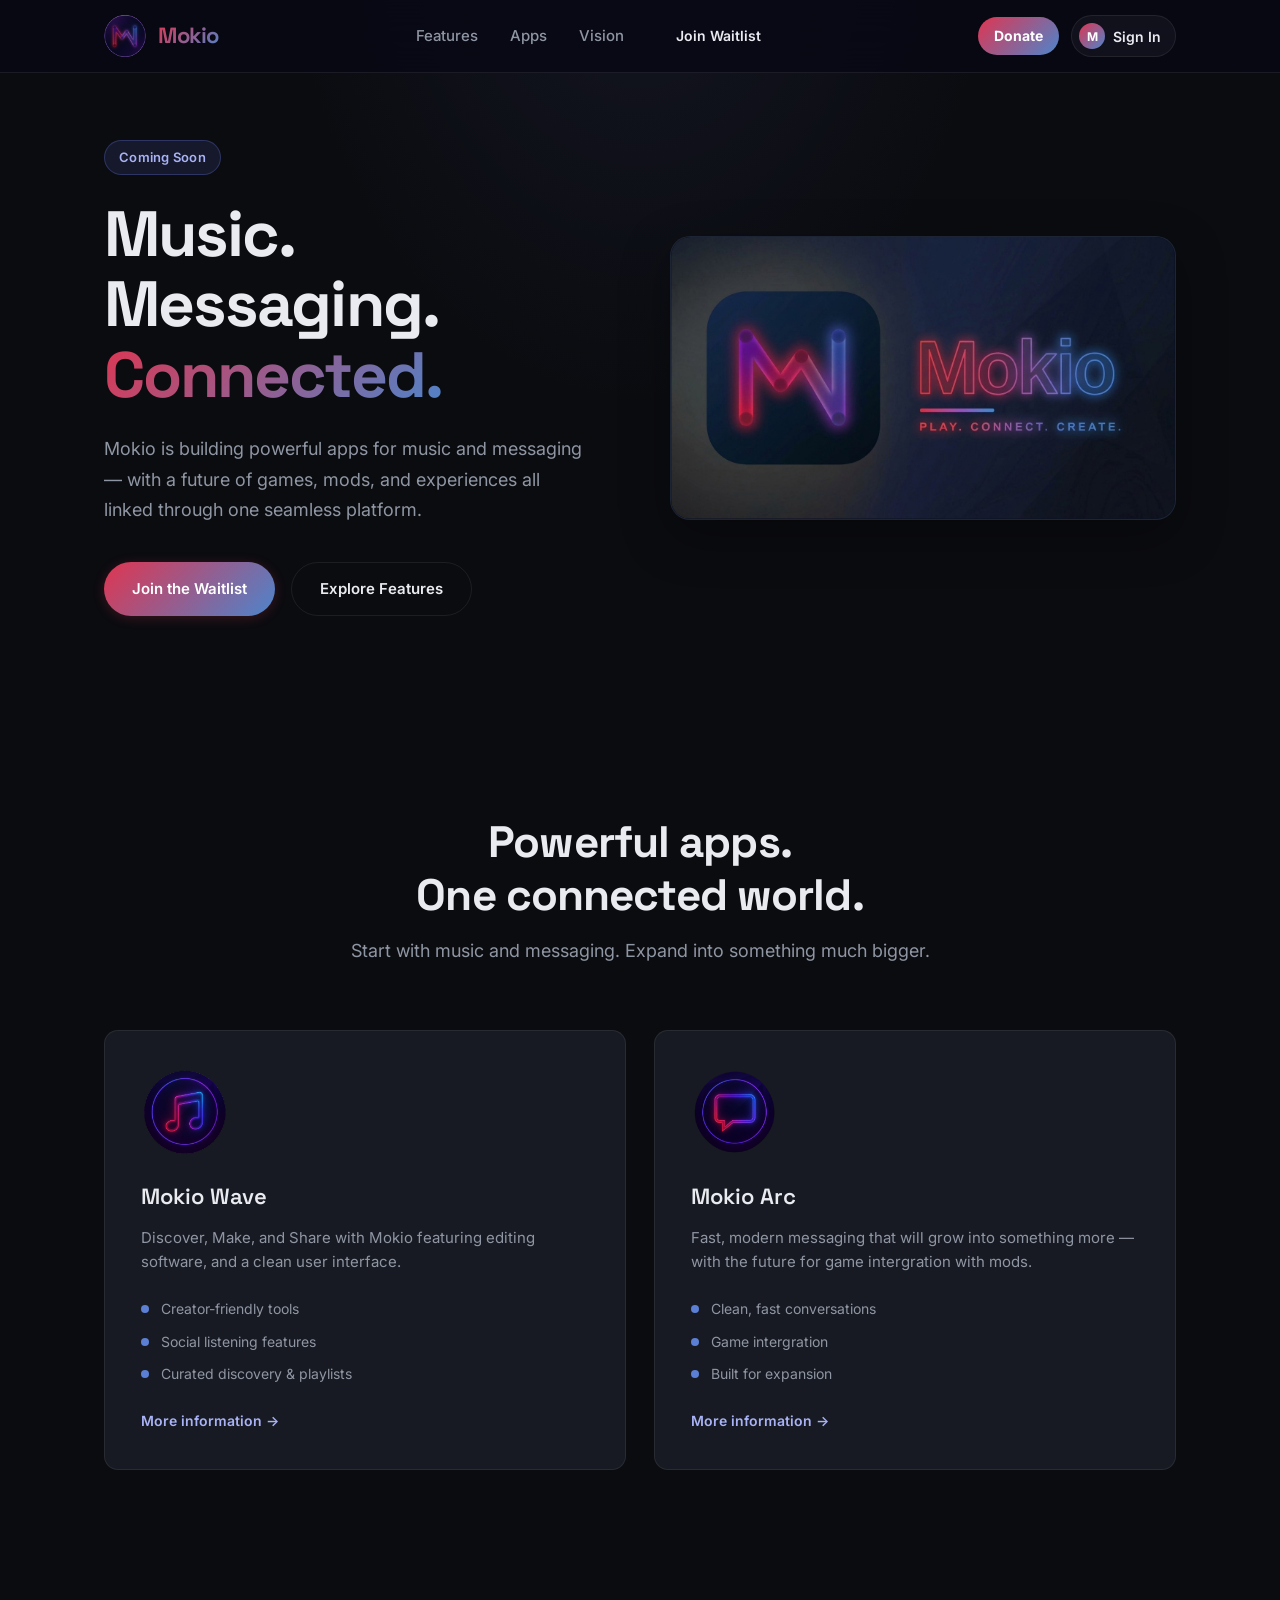
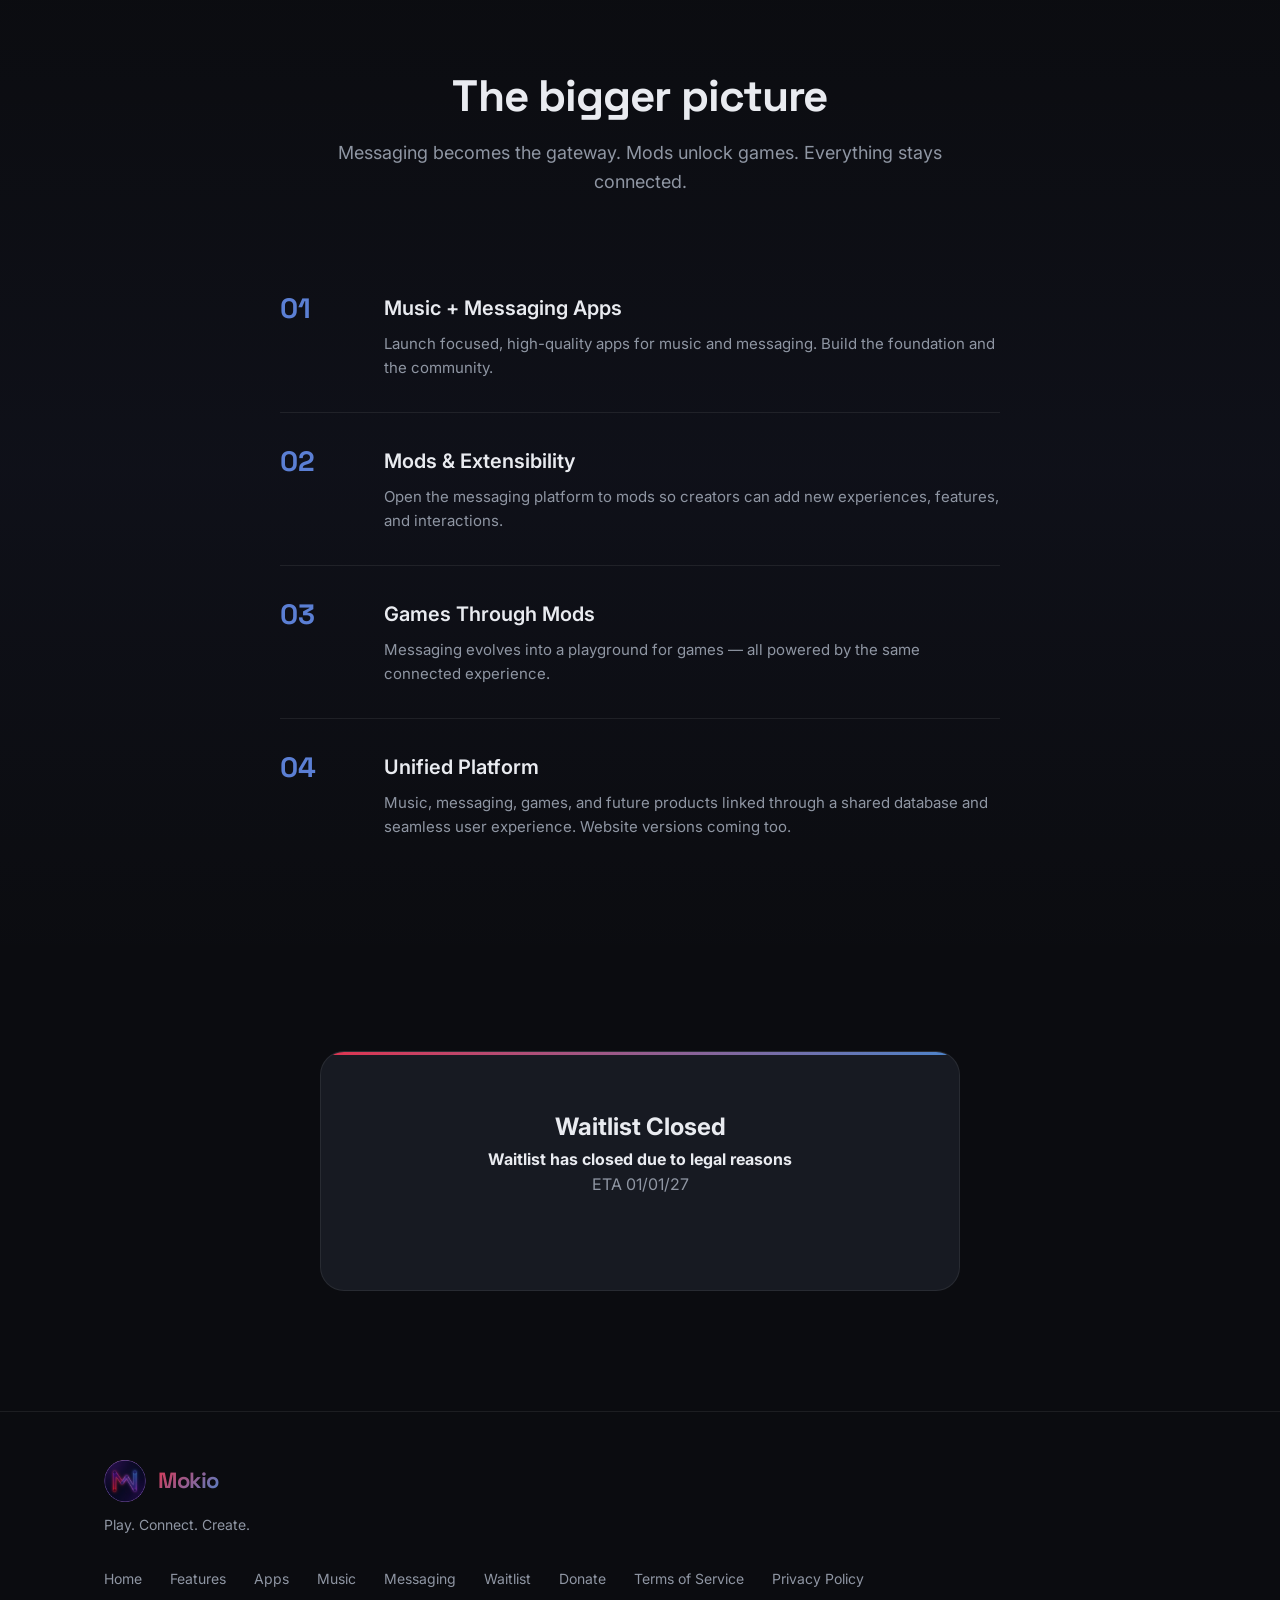
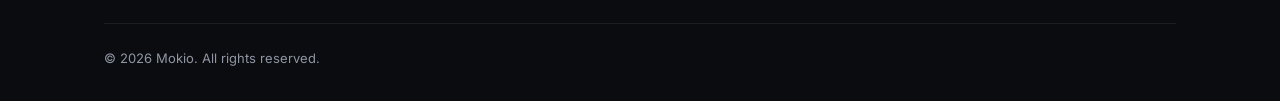
<file: index.html>
<!DOCTYPE html>
<html lang="en">
<head>
  <meta charset="UTF-8">
  <meta name="viewport" content="width=device-width, initial-scale=1.0">
  <title>Mokio — Music, Messaging & More</title>
  <meta name="description" content="Mokio is building the next generation of music and messaging apps, evolving into games through mods — all connected through one unified experience.">
  <link rel="icon" href="images/logo.svg" type="image/svg+xml">
  <link rel="preconnect" href="https://fonts.googleapis.com">
  <link rel="preconnect" href="https://fonts.gstatic.com" crossorigin>
  <link href="https://fonts.googleapis.com/css2?family=Inter:wght@400;500;600;700;800&family=Space+Grotesk:wght@500;600;700&display=swap" rel="stylesheet">
  <link rel="stylesheet" href="styles.css">
</head>
<body>
  <!-- Navigation -->
  <header class="nav">
    <div class="container nav-inner">
      <a href="#" class="logo">
        <img src="images/logo.svg" alt="Mokio" class="logo-img">
        <span class="logo-text">Mokio</span>
      </a>
      <nav class="nav-links">
        <a href="#features">Features</a>
        <a href="https://app.mokio.online">Apps</a>
        <a href="#vision">Vision</a>
        <a href="#waitlist" class="btn btn-small">Join Waitlist</a>
      </nav>
      <div class="nav-right">
        <a href="https://www.paypal.com/donate/?hosted_button_id=9AZPTK7UAUQBL" class="donate-btn" target="_blank" rel="noopener">Donate</a>
        <button type="button" class="account-btn" id="accountBtn">
          <span class="account-btn-icon">M</span>
          <span id="accountBtnText">Sign In</span>
        </button>
        <button class="mobile-menu-btn" aria-label="Toggle menu">
          <span></span><span></span><span></span>
        </button>
        <a href="pages/portal.html" class="dev-tab" id="staffNavLink" hidden>Portal</a>
      </div>
    </div>
  </header>

  <!-- Hero -->
  <section class="hero">
    <div class="container hero-inner">
      <div class="hero-content">
        <div class="badge">Coming Soon</div>
        <h1>Music. Messaging.<br><span class="gradient-text">Connected.</span></h1>
        <p class="hero-subtitle">
          Mokio is building powerful apps for music and messaging — with a future of games, mods, and experiences all linked through one seamless platform.
        </p>
        <div class="hero-actions">
          <a href="#waitlist" class="btn btn-primary">Join the Waitlist</a>
          <a href="#features" class="btn btn-secondary">Explore Features</a>
        </div>
      </div>
      <div class="hero-visual">
        <div class="banner-wrapper">
          <img src="images/banner.svg" alt="Mokio — Play. Connect. Create." class="hero-banner">
        </div>
      </div>
    </div>
  </section>

  <!-- Features -->
  <section id="features" class="features">
    <div class="container">
      <div class="section-header">
        <h2>Powerful apps.<br>One connected world.</h2>
        <p>Start with music and messaging. Expand into something much bigger.</p>
      </div>

      <div class="features-grid">
        <!-- Music App -->
        <div class="feature-card">
          <img src="images/wave-logo.svg" alt="Wave" class="feature-icon">
          <h3>Mokio Wave</h3>
          <p>
            Discover, Make, and Share with Mokio featuring editing software, and a clean user interface.
          </p>
          <ul class="feature-list">
            <li>Creator-friendly tools</li>
            <li>Social listening features</li>
            <li>Curated discovery & playlists</li>
          </ul>
          <a href="pages/music.html" class="feature-link">More information →</a>
        </div>

        <!-- Messaging App -->
        <div class="feature-card">
            <img src="images/arc-logo.svg" alt="Wave" class="feature-icon">
          <h3>Mokio Arc</h3>
          <p>
            Fast, modern messaging that will grow into something more — with the future for game intergration with mods.
          </p>
          <ul class="feature-list">
            <li>Clean, fast conversations</li>
            <li>Game intergration</li>
            <li>Built for expansion</li>
          </ul>
          <a href="pages/messaging.html" class="feature-link">More information →</a>
        </div>
      </div>
    </div>
  </section>

  <!-- Vision / Roadmap -->
  <section id="vision" class="vision">
    <div class="container">
      <div class="section-header">
        <h2>The bigger picture</h2>
        <p>Messaging becomes the gateway. Mods unlock games. Everything stays connected.</p>
      </div>

      <div class="vision-timeline">
        <div class="vision-step">
          <div class="step-number">01</div>
          <div class="step-content">
            <h3>Music + Messaging Apps</h3>
            <p>Launch focused, high-quality apps for music and messaging. Build the foundation and the community.</p>
          </div>
        </div>
        <div class="vision-step">
          <div class="step-number">02</div>
          <div class="step-content">
            <h3>Mods & Extensibility</h3>
            <p>Open the messaging platform to mods so creators can add new experiences, features, and interactions.</p>
          </div>
        </div>
        <div class="vision-step">
          <div class="step-number">03</div>
          <div class="step-content">
            <h3>Games Through Mods</h3>
            <p>Messaging evolves into a playground for games — all powered by the same connected experience.</p>
          </div>
        </div>
        <div class="vision-step">
          <div class="step-number">04</div>
          <div class="step-content">
            <h3>Unified Platform</h3>
            <p>Music, messaging, games, and future products linked through a shared database and seamless user experience. Website versions coming too.</p>
          </div>
        </div>
      </div>
    </div>
  </section>

  <!-- Waitlist -->
  <section id="waitlist" class="waitlist">
    <div class="container">
      <div class="waitlist-card">
        <h1>Waitlist Closed</h1>
        <h4>Waitlist has closed due to legal reasons</h4>
        <p>ETA 01/01/27</p>
      </div>
    </div>
  </section>

  <!-- Account / Sign in menu -->
  <div data-component="auth-modal"></div>

  <!-- Footer -->
  <div data-component="footer"></div>

  <script src="https://challenges.cloudflare.com/turnstile/v0/api.js" async defer></script>
  <script src="script/components.js"></script>
  <script src="script/script.js"></script>
</body>
</html>
</file>
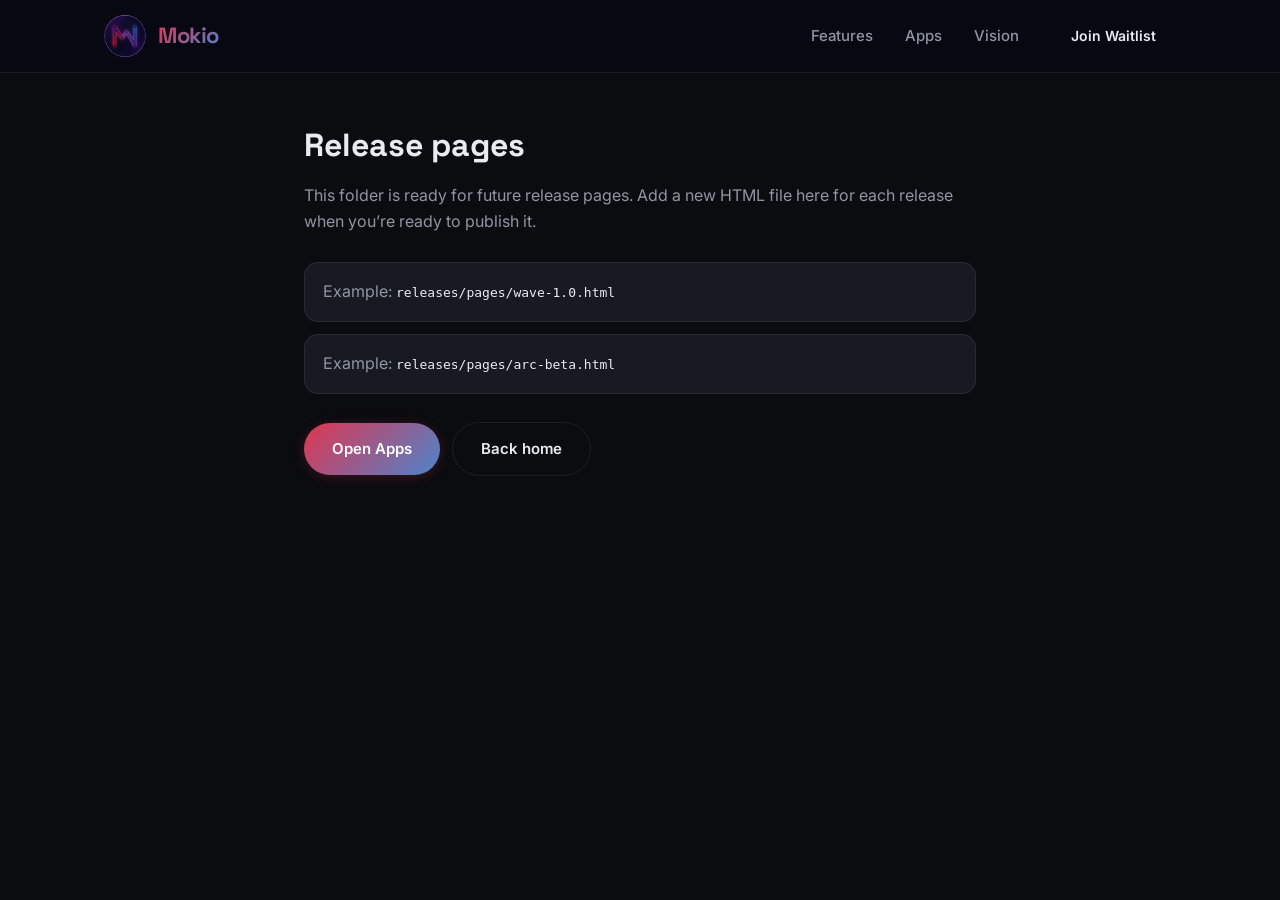
<file: releases/pages/index.html>
<!DOCTYPE html>
<html lang="en">
<head>
  <meta charset="UTF-8">
  <meta name="viewport" content="width=device-width, initial-scale=1.0">
  <title>Mokio Release Pages</title>
  <link rel="icon" href="../../images/logo.svg" type="image/svg+xml">
  <link rel="preconnect" href="https://fonts.googleapis.com">
  <link rel="preconnect" href="https://fonts.gstatic.com" crossorigin>
  <link href="https://fonts.googleapis.com/css2?family=Inter:wght@400;500;600;700&family=Space+Grotesk:wght@500;600;700&display=swap" rel="stylesheet">
  <link rel="stylesheet" href="../../styles.css">
</head>
<body>
  <header class="nav">
    <div class="container nav-inner">
      <a href="../../index.html" class="logo">
        <img src="../../images/logo.svg" alt="Mokio" class="logo-img">
        <span class="logo-text">Mokio</span>
      </a>
      <nav class="nav-links">
        <a href="../../index.html#features">Features</a>
        <a href="https://app.mokio.online">Apps</a>
        <a href="../../index.html#vision">Vision</a>
        <a href="../../index.html#waitlist" class="btn btn-small">Join Waitlist</a>
      </nav>
    </div>
  </header>

  <main class="container" style="padding: 120px 24px 80px; max-width: 720px;">
    <h1 style="font-family: var(--font-display); font-size: 32px; margin-bottom: 12px;">Release pages</h1>
    <p style="color: var(--text-muted); margin-bottom: 28px;">
      This folder is ready for future release pages. Add a new HTML file here for each release when you’re ready to publish it.
    </p>
    <ul style="display: grid; gap: 12px; padding: 0; list-style: none;">
      <li style="background: var(--bg-card); border: 1px solid var(--border); border-radius: var(--radius); padding: 16px 18px; color: var(--text-muted);">
        Example: <code style="color: var(--text);">releases/pages/wave-1.0.html</code>
      </li>
      <li style="background: var(--bg-card); border: 1px solid var(--border); border-radius: var(--radius); padding: 16px 18px; color: var(--text-muted);">
        Example: <code style="color: var(--text);">releases/pages/arc-beta.html</code>
      </li>
    </ul>
    <p style="margin-top: 28px;">
      <a href="https://app.mokio.online" class="btn btn-primary">Open Apps</a>
      <a href="../../index.html" class="btn btn-secondary" style="margin-left: 8px;">Back home</a>
    </p>
  </main>
</body>
</html>
</file>
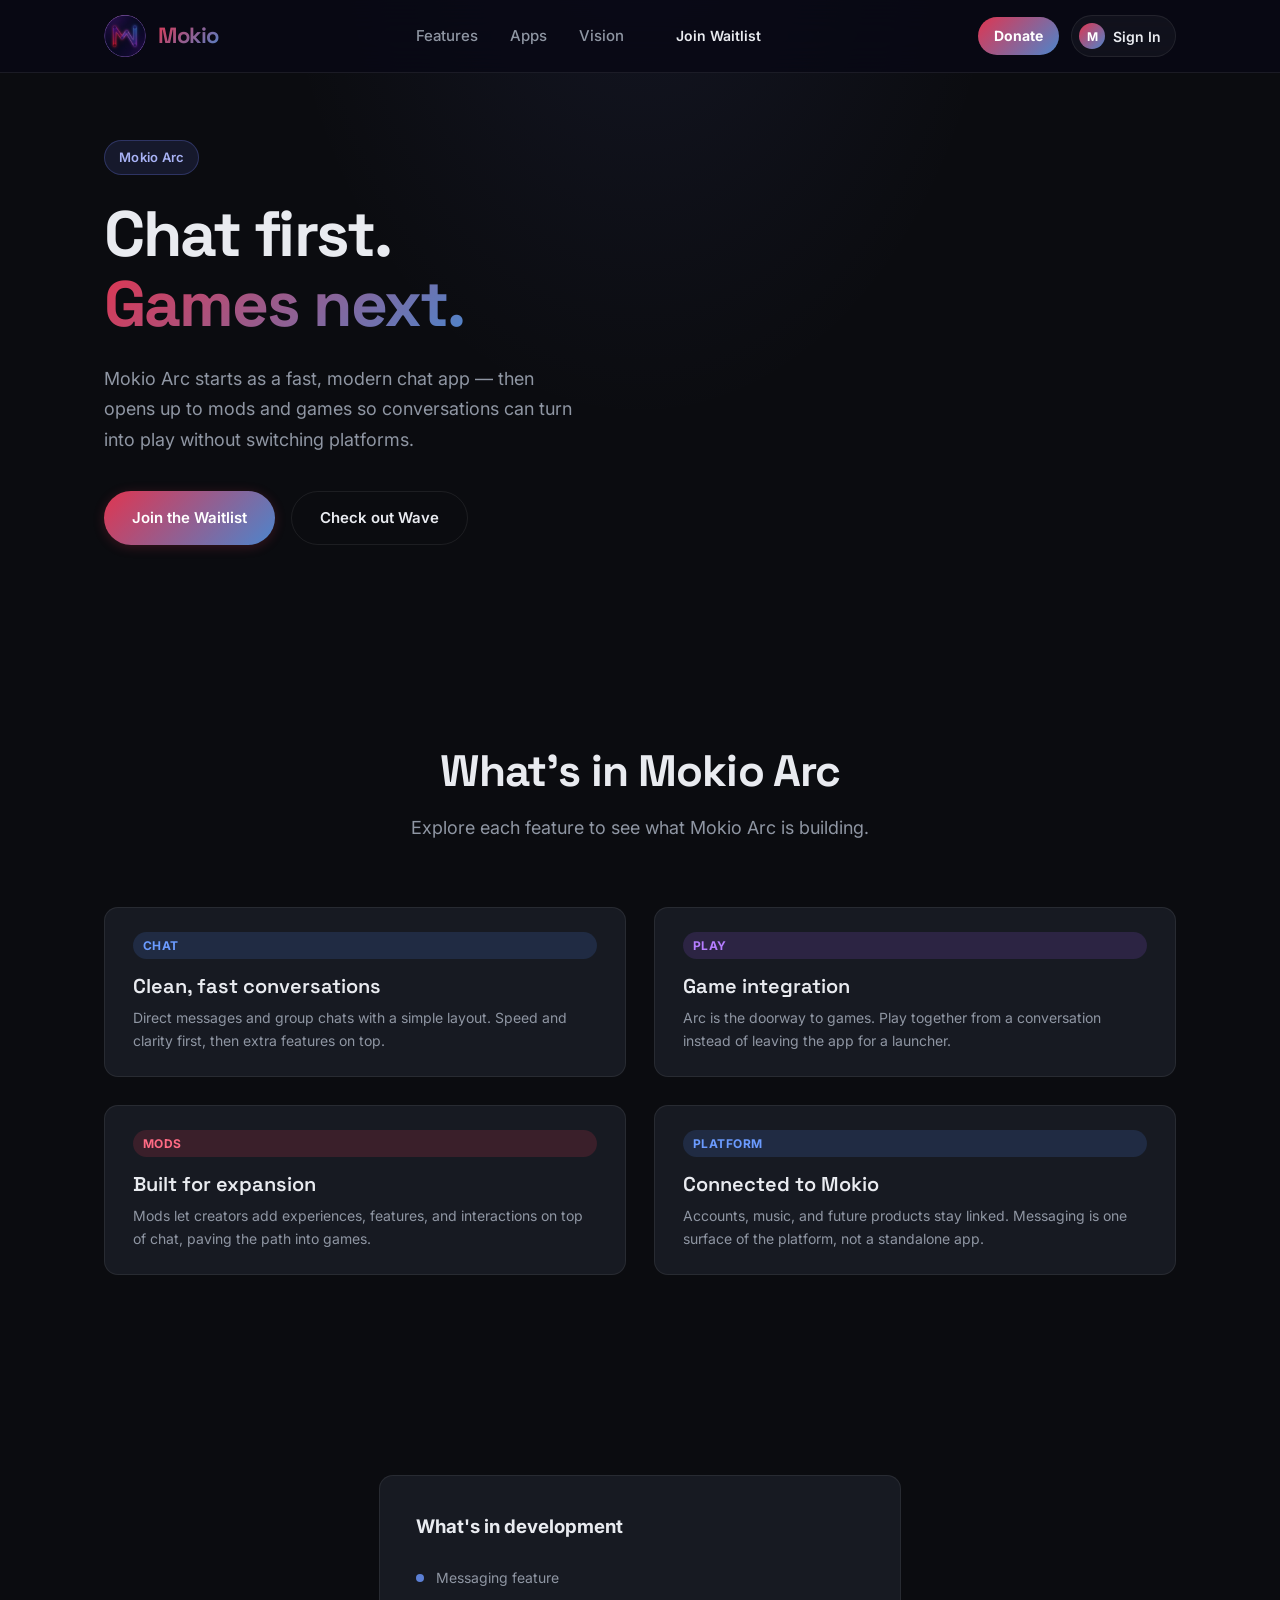
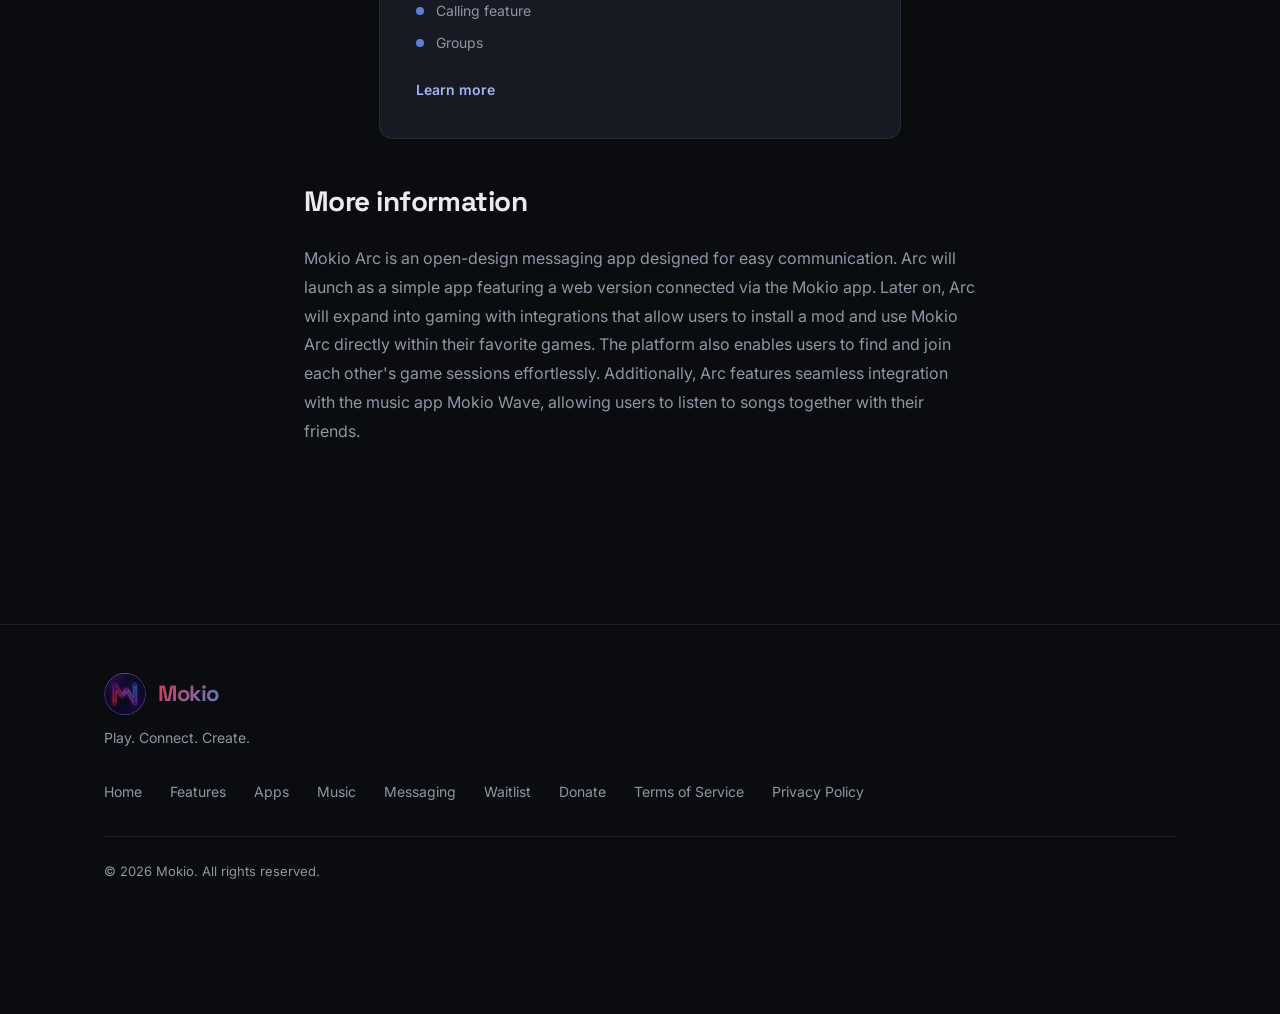
<file: pages/messaging.html>
<!DOCTYPE html>
<html lang="en">
<head>
  <meta charset="UTF-8">
  <meta name="viewport" content="width=device-width, initial-scale=1.0">
  <title>Mokio Arc</title>
  <meta name="description" content="Learn more about Mokio Messaging: fast conversations, game integration, and a platform built for mods.">
  <link rel="icon" href="../images/logo.svg" type="image/svg+xml">
  <link rel="preconnect" href="https://fonts.googleapis.com">
  <link rel="preconnect" href="https://fonts.gstatic.com" crossorigin>
  <link href="https://fonts.googleapis.com/css2?family=Inter:wght@400;500;600;700;800&family=Space+Grotesk:wght@500;600;700&display=swap" rel="stylesheet">
  <link rel="stylesheet" href="../styles.css">
</head>
<body>
  <header class="nav">
    <div class="container nav-inner">
      <a href="../index.html" class="logo">
        <img src="../images/logo.svg" alt="Mokio" class="logo-img">
        <span class="logo-text">Mokio</span>
      </a>
      <nav class="nav-links">
        <a href="../index.html#features">Features</a>
        <a href="https://app.mokio.online">Apps</a>
        <a href="../index.html#vision">Vision</a>
        <a href="../index.html#waitlist" class="btn btn-small">Join Waitlist</a>
      </nav>
      <div class="nav-right">
        <a href="https://www.paypal.com/donate/?hosted_button_id=9AZPTK7UAUQBL" class="donate-btn" target="_blank" rel="noopener">Donate</a>
        <button type="button" class="account-btn" id="accountBtn">
          <span class="account-btn-icon">M</span>
          <span id="accountBtnText">Sign In</span>
        </button>
        <button class="mobile-menu-btn" aria-label="Toggle menu">
          <span></span><span></span><span></span>
        </button>
        <a href="pages/portal.html" class="dev-tab" id="staffNavLink" hidden>Portal</a>
      </div>
    </div>
  </header>


  <section class="hero">
    <div class="container">
      <div class="badge">Mokio Arc</div>
      <h1>Chat first.<br><span class="gradient-text">Games next.</span></h1>
      <p class="hero-subtitle">
        Mokio Arc starts as a fast, modern chat app — then opens up to mods and games so conversations can turn into play without switching platforms.
      </p>
      <div class="hero-actions">
        <a href="../index.html#waitlist" class="btn btn-primary">Join the Waitlist</a>
        <a href="music.html" class="btn btn-secondary">Check out Wave</a>
      </div>
    </div>
  </section>

  <section class="features feature-detail-page messaging-features">
    <div class="container">
      <div class="section-header">
        <h2>What’s in Mokio Arc</h2>
        <p>Explore each feature to see what Mokio Arc is building.</p>
      </div>
      
      <div class="features-grid">
        <div class="feature-card" tabindex="0">
          <div class="role-badge" style="background: rgba(79, 139, 255, 0.15); color: #6b9bff;">Chat</div>
          <h3>Clean, fast conversations</h3>
          <p>Direct messages and group chats with a simple layout. Speed and clarity first, then extra features on top.</p>
          <div class="popover-menu">
            <div class="popover-header">
              <span class="popover-title">Chat Specs</span>
              <span class="popover-tag">v1.1</span>
            </div>
            <ul class="popover-list">
              <li>High speed chatting and calling</li>
              <li>Clean layouts</li>
            </ul>
            <div class="popover-actions">
              <a class="popover-action-btn popover-btn-primary" href="../index.html#waitlist">Join waitlist</a>
              <a class="popover-action-btn popover-btn-secondary" href="#more-info">More information</a>
            </div>
          </div>
        </div>

        <div class="feature-card" tabindex="0">
          <div class="role-badge" style="background: rgba(163, 92, 255, 0.15); color: #b57dff;">Play</div>
          <h3>Game integration</h3>
          <p>Arc is the doorway to games. Play together from a conversation instead of leaving the app for a launcher.</p>
          <div class="popover-menu">
            <div class="popover-header">
              <span class="popover-title">Game Integration</span>
              <span class="popover-tag">In-Overlay</span>
            </div>
            <ul class="popover-list">
              <li>Download & Launch games directly through the app</li>
              <li>Invite your freinds</li>
            </ul>
            <div class="popover-actions">
              <a class="popover-action-btn popover-btn-primary" href="../index.html#waitlist">Join waitlist</a>
              <a class="popover-action-btn popover-btn-secondary" href="#more-info">More information</a>
            </div>
          </div>
        </div>

        <div class="feature-card" tabindex="0">
          <div class="role-badge" style="background: rgba(255, 61, 90, 0.15); color: #ff6b84;">Mods</div>
          <h3>Built for expansion</h3>
          <p>Mods let creators add experiences, features, and interactions on top of chat, paving the path into games.</p>
          <div class="popover-menu">
            <div class="popover-header">
              <span class="popover-title">Mod Ecosystem</span>
              <span class="popover-tag">Connect</span>
            </div>
            <ul class="popover-list">
              <li>API & Webhook</li>
              <li>Custom or default seamless overlays</li>
              <li>Cross-platform Compatibility</li>
            </ul>
            <div class="popover-actions">
              <a class="popover-action-btn popover-btn-primary" href="../index.html#waitlist">Join waitlist</a>
              <a class="popover-action-btn popover-btn-secondary" href="#more-info">More information</a>
            </div>
          </div>
        </div>

        <div class="feature-card" tabindex="0">
          <div class="role-badge" style="background: rgba(79, 139, 255, 0.15); color: #6b9bff;">Platform</div>
          <h3>Connected to Mokio</h3>
          <p>Accounts, music, and future products stay linked. Messaging is one surface of the platform, not a standalone app.</p>
          <div class="popover-menu">
            <div class="popover-header">
              <span class="popover-title">Mokio Core</span>
              <span class="popover-tag">Unified Sync</span>
            </div>
            <ul class="popover-list">
              <li>Connected to other Mokio products</li>
              <li>Link to other platforms</li>
            </ul>
            <div class="popover-actions">
              <a class="popover-action-btn popover-btn-primary" href="../index.html#waitlist">Join waitlist</a>
              <a class="popover-action-btn popover-btn-secondary" href="music.html">Explore Mokio Wave</a>
            </div>
          </div>
        </div>
      </div>
    </div>
  </section>

  <section id="features" class="features">
    <div class="container">
      <div class="feature-card-middle">
        <h3>What's in development</h3>
        <br>
        <ul class="feature-list">
          <li>Messaging feature</li>
          <li>Calling feature</li>
          <li>Groups</li>
        </ul>
        <a href="../index.html#waitlist" class="feature-link">Learn more</a>
      </div>
    </div>
  </div>

  <section class="extra-info" id="more-info">
    <div class="container extra-info-inner">
      <h2>More information</h2>
      <div class="extra-info-copy">
        <p>Mokio Arc is an open-design messaging app designed for easy communication. Arc will launch as a simple app featuring a web version connected via the Mokio app. Later on, Arc will expand into gaming with integrations that allow users to install a mod and use Mokio Arc directly within their favorite games. The platform also enables users to find and join each other's game sessions effortlessly. Additionally, Arc features seamless integration with the music app Mokio Wave, allowing users to listen to songs together with their friends.</p>
      </div>
    </div>
  </section>

  <div data-component="auth-modal"></div>

  <div data-component="footer"></div>
  <script src="../script/components.js"></script>
  <script src="../script/script.js"></script>
</body>
</html>
</file>
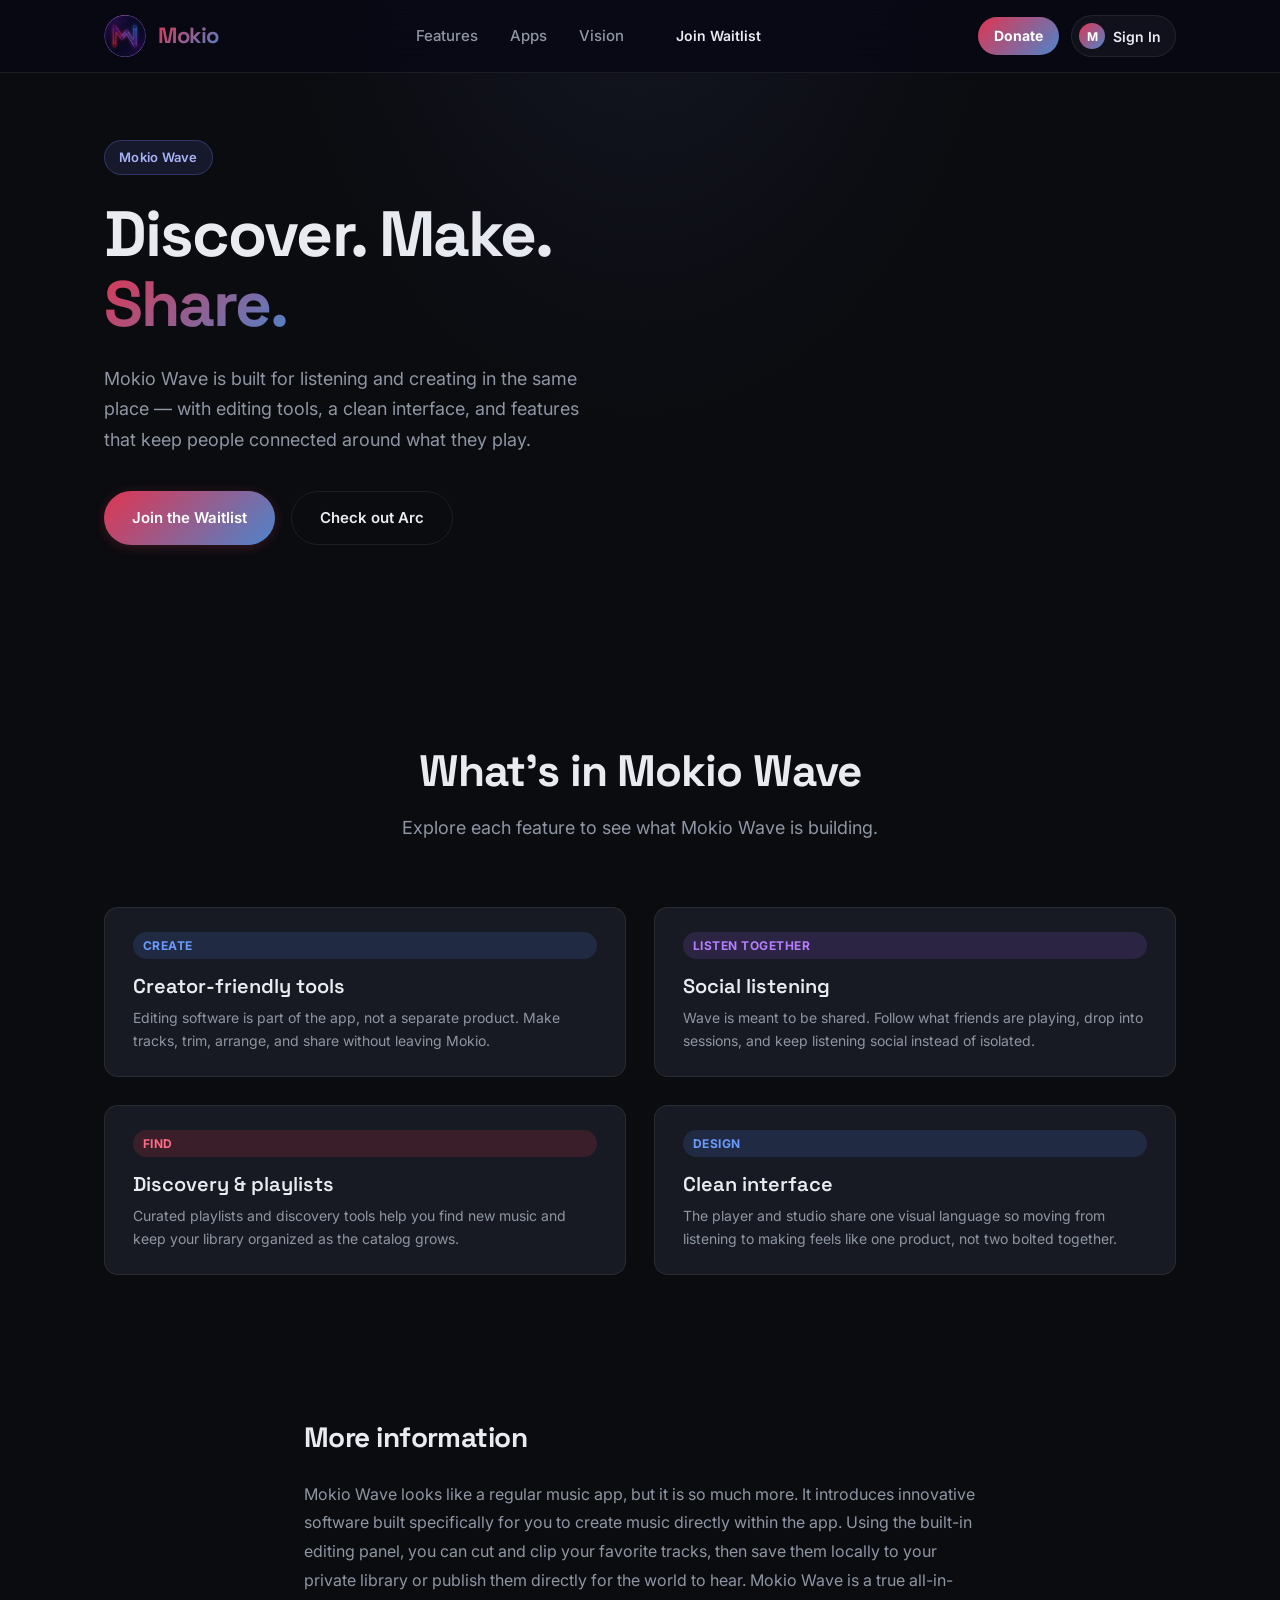
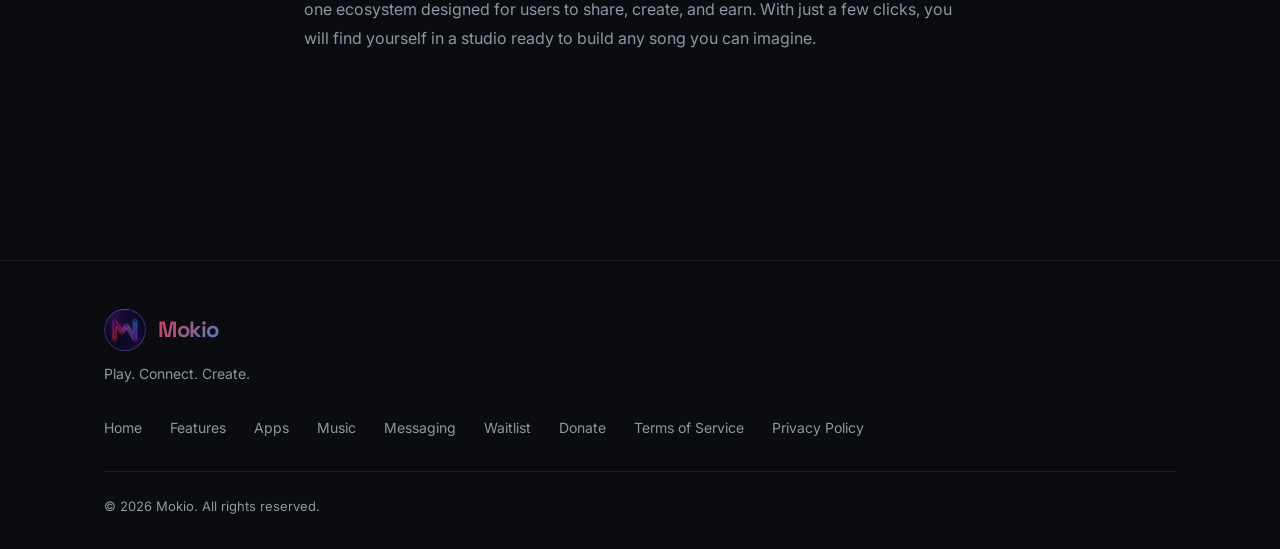
<file: pages/music.html>
<!DOCTYPE html>
<html lang="en">
<head>
  <meta charset="UTF-8">
  <meta name="viewport" content="width=device-width, initial-scale=1.0">
  <title>Mokio Wave</title>
  <meta name="description" content="Learn more about Mokio Wave: discovery, creation tools, social listening, and playlists.">
  <link rel="icon" href="../images/logo.svg" type="image/svg+xml">
  <link rel="preconnect" href="https://fonts.googleapis.com">
  <link rel="preconnect" href="https://fonts.gstatic.com" crossorigin>
  <link href="https://fonts.googleapis.com/css2?family=Inter:wght@400;500;600;700;800&family=Space+Grotesk:wght@500;600;700&display=swap" rel="stylesheet">
  <link rel="stylesheet" href="../styles.css">
</head>
<body>
 <header class="nav">
    <div class="container nav-inner">
      <a href="../index.html" class="logo">
        <img src="../images/logo.svg" alt="Mokio" class="logo-img">
        <span class="logo-text">Mokio</span>
      </a>
      <nav class="nav-links">
        <a href="../index.html#features">Features</a>
        <a href="https://app.mokio.online">Apps</a>
        <a href="../index.html#vision">Vision</a>
        <a href="../index.html#waitlist" class="btn btn-small">Join Waitlist</a>
      </nav>
      <div class="nav-right">
        <a href="https://www.paypal.com/donate/?hosted_button_id=9AZPTK7UAUQBL" class="donate-btn" target="_blank" rel="noopener">Donate</a>
        <button type="button" class="account-btn" id="accountBtn">
          <span class="account-btn-icon">M</span>
          <span id="accountBtnText">Sign In</span>
        </button>
        <button class="mobile-menu-btn" aria-label="Toggle menu">
          <span></span><span></span><span></span>
        </button>
        <a href="pages/portal.html" class="dev-tab" id="staffNavLink" hidden>Portal</a>
      </div>
    </div>
  </header>

  <section class="hero">
    <div class="container">
      <div class="badge">Mokio Wave</div>
      <h1>Discover. Make.<br><span class="gradient-text">Share.</span></h1>
      <p class="hero-subtitle">
        Mokio Wave is built for listening and creating in the same place — with editing tools, a clean interface, and features that keep people connected around what they play.
      </p>
      <div class="hero-actions">
        <a href="../index.html#waitlist" class="btn btn-primary">Join the Waitlist</a>
        <a href="messaging.html" class="btn btn-secondary">Check out Arc</a>
      </div>
    </div>
  </section>

  <section class="features feature-detail-page music-features">
    <div class="container">
      <div class="section-header">
        <h2>What’s in Mokio Wave</h2>
        <p>Explore each feature to see what Mokio Wave is building.</p>
      </div>

      <div class="features-grid">
        <div class="feature-card" tabindex="0">
          <div class="role-badge" style="background: rgba(79, 139, 255, 0.15); color: #6b9bff;">Create</div>
          <h3>Creator-friendly tools</h3>
          <p>Editing software is part of the app, not a separate product. Make tracks, trim, arrange, and share without leaving Mokio.</p>
          <div class="popover-menu">
            <div class="popover-header">
              <span class="popover-title">Creator Tools</span>
              <span class="popover-tag">Built-in Studio</span>
            </div>
            <ul class="popover-list">
              <li>Cut and clip your favorite tracks</li>
              <li>Save locally to your private library</li>
              <li>Publish directly for the world to hear</li>
            </ul>
            <div class="popover-actions">
              <a class="popover-action-btn popover-btn-primary" href="../index.html#waitlist">Join waitlist</a>
              <a class="popover-action-btn popover-btn-secondary" href="#more-info">More information</a>
            </div>
          </div>
        </div>

        <div class="feature-card" tabindex="0">
          <div class="role-badge" style="background: rgba(163, 92, 255, 0.15); color: #b57dff;">Listen together</div>
          <h3>Social listening</h3>
          <p>Wave is meant to be shared. Follow what friends are playing, drop into sessions, and keep listening social instead of isolated.</p>
          <div class="popover-menu">
            <div class="popover-header">
              <span class="popover-title">Social Listening</span>
              <span class="popover-tag">Together</span>
            </div>
            <ul class="popover-list">
              <li>Follow what friends are playing</li>
              <li>Drop into listening sessions</li>
            </ul>
            <div class="popover-actions">
              <a class="popover-action-btn popover-btn-primary" href="../index.html#waitlist">Join waitlist</a>
              <a class="popover-action-btn popover-btn-secondary" href="#more-info">More information</a>
            </div>
          </div>
        </div>

        <div class="feature-card" tabindex="0">
          <div class="role-badge" style="background: rgba(255, 61, 90, 0.15); color: #ff6b84;">Find</div>
          <h3>Discovery &amp; playlists</h3>
          <p>Curated playlists and discovery tools help you find new music and keep your library organized as the catalog grows.</p>
          <div class="popover-menu">
            <div class="popover-header">
              <span class="popover-title">Discovery</span>
              <span class="popover-tag">Playlists</span>
            </div>
            <ul class="popover-list">
              <li>Curated playlists</li>
              <li>Discovery tools for new music</li>
              <li>Keep your library organized</li>
            </ul>
            <div class="popover-actions">
              <a class="popover-action-btn popover-btn-primary" href="../index.html#waitlist">Join waitlist</a>
              <a class="popover-action-btn popover-btn-secondary" href="#more-info">More information</a>
            </div>
          </div>
        </div>

        <div class="feature-card" tabindex="0">
          <div class="role-badge" style="background: rgba(79, 139, 255, 0.15); color: #6b9bff;">Design</div>
          <h3>Clean interface</h3>
          <p>The player and studio share one visual language so moving from listening to making feels like one product, not two bolted together.</p>
          <div class="popover-menu">
            <div class="popover-header">
              <span class="popover-title">Interface</span>
              <span class="popover-tag">One Look</span>
            </div>
            <ul class="popover-list">
              <li>Player and studio share one visual language</li>
              <li>Listening to making in one product</li>
            </ul>
            <div class="popover-actions">
              <a class="popover-action-btn popover-btn-primary" href="../index.html#waitlist">Join waitlist</a>
              <a class="popover-action-btn popover-btn-secondary" href="messaging.html">Explore Mokio Arc</a>
            </div>
          </div>
        </div>
      </div>
    </div>
  </section>

  <section class="extra-info" id="more-info">
    <div class="container extra-info-inner">
      <h2>More information</h2>
      <div class="extra-info-copy">
        <p>Mokio Wave looks like a regular music app, but it is so much more. It introduces innovative software built specifically for you to create music directly within the app. Using the built-in editing panel, you can cut and clip your favorite tracks, then save them locally to your private library or publish them directly for the world to hear. Mokio Wave is a true all-in-one ecosystem designed for users to share, create, and earn. With just a few clicks, you will find yourself in a studio ready to build any song you can imagine.</p>
      </div>
    </div>
  </section>


  <div data-component="auth-modal"></div>

  <div data-component="footer"></div>
  <script src="../script/components.js"></script>
  <script src="../script/script.js"></script>
</body>
</html>
</file>
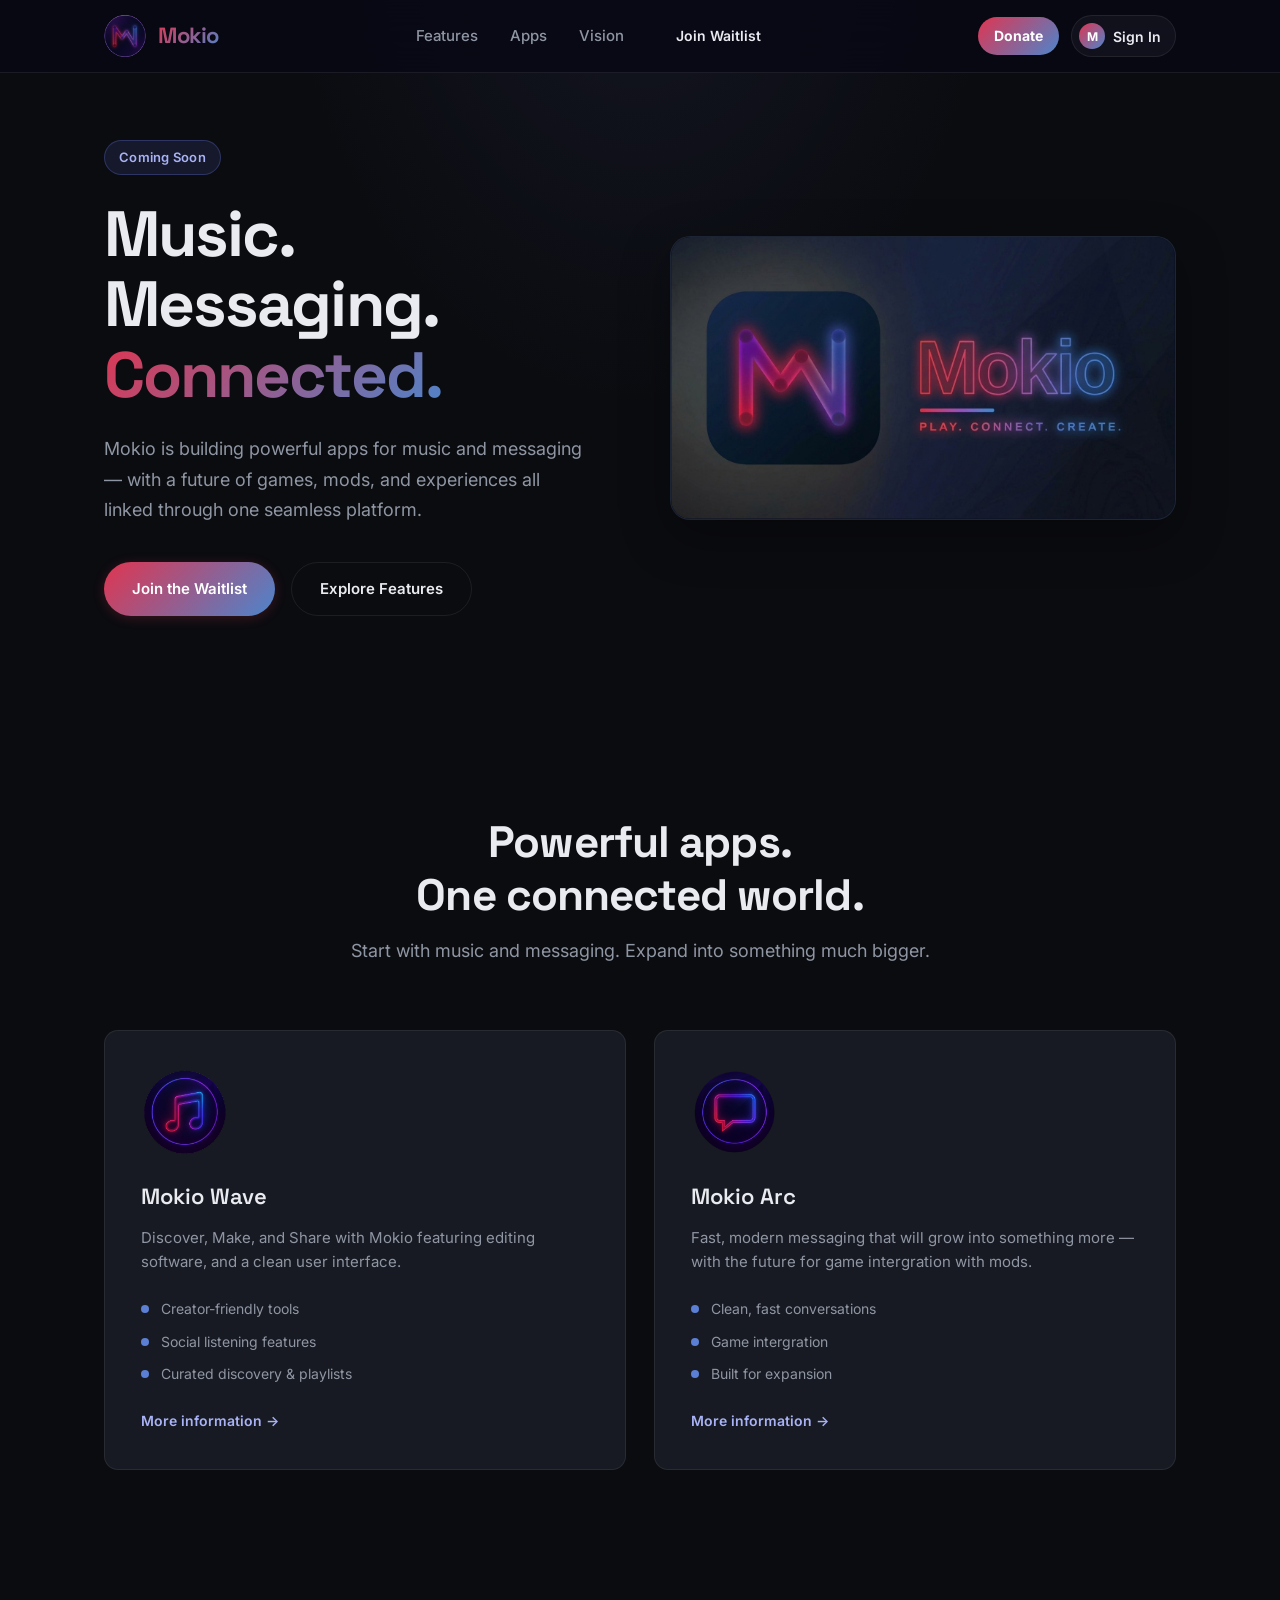
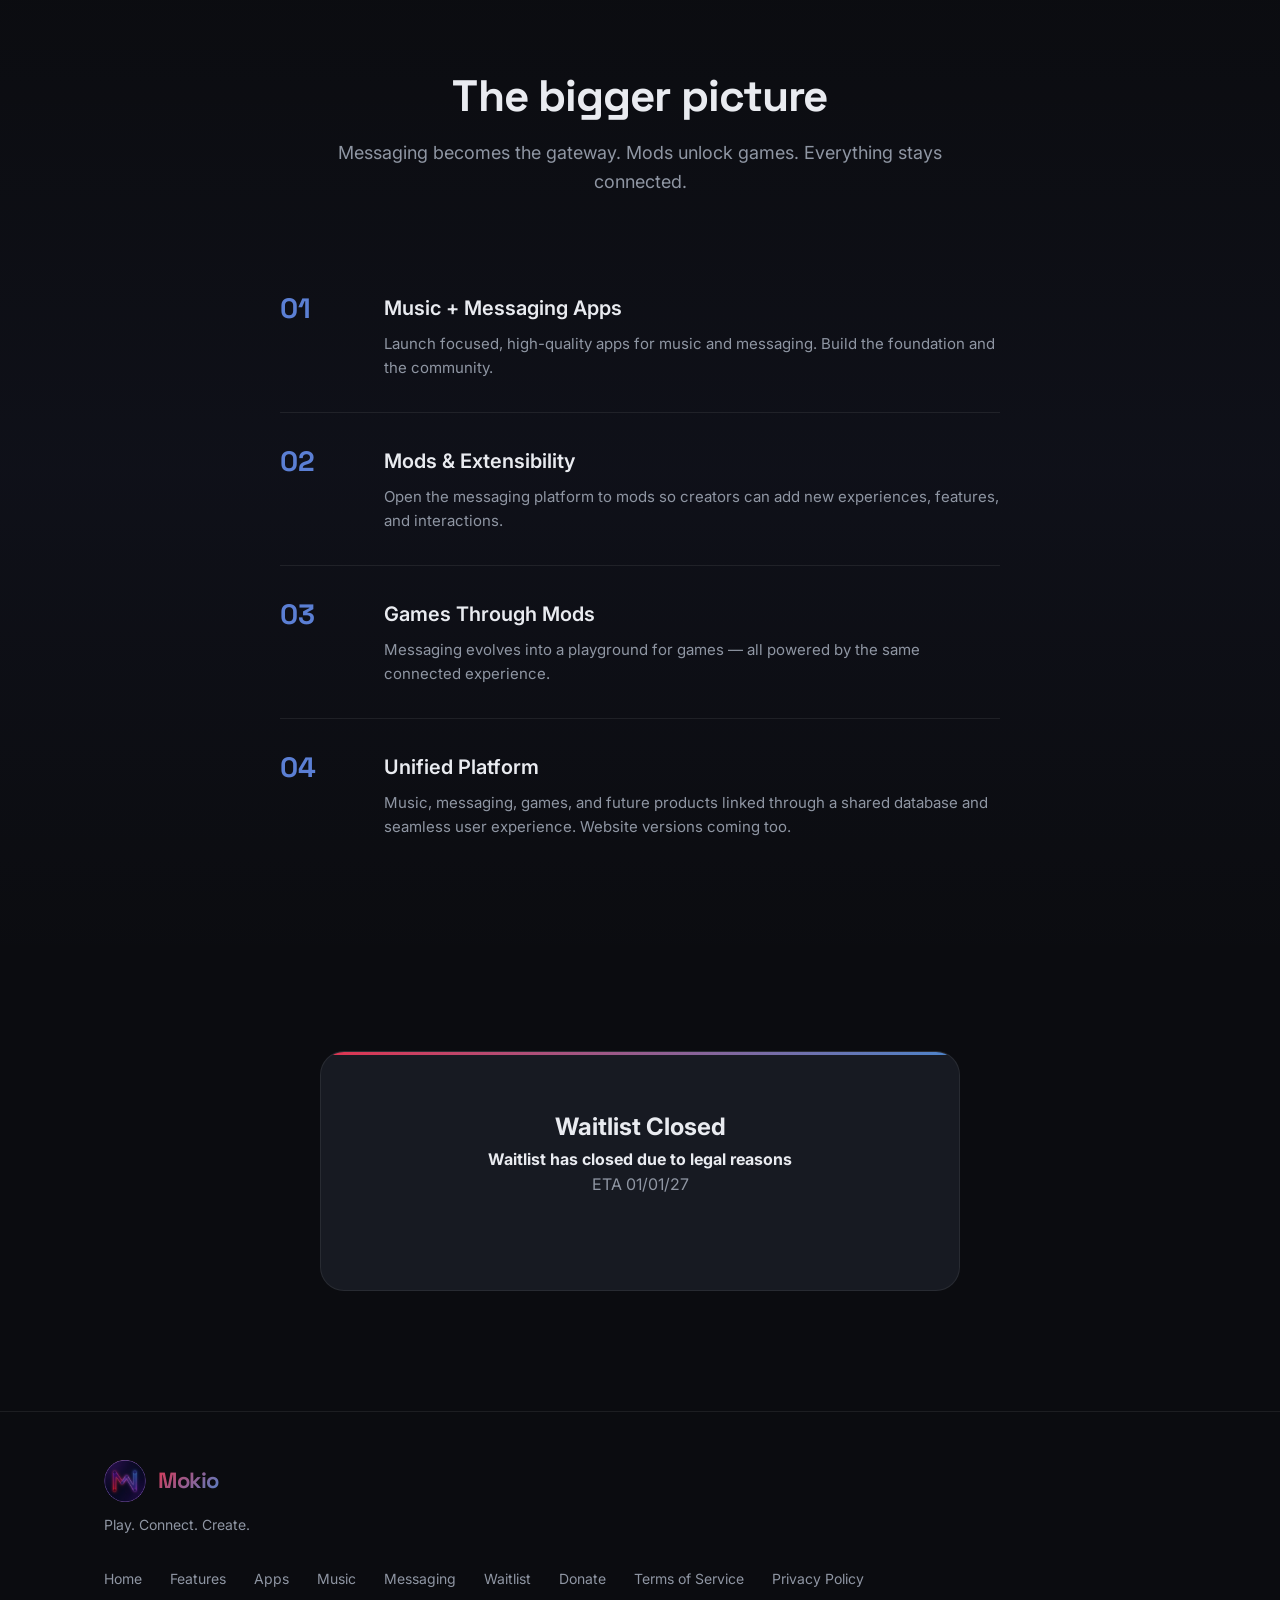
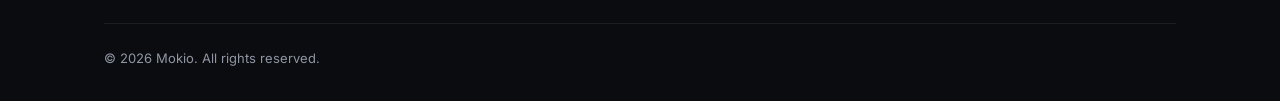
<file: pages/portal.html>
<!DOCTYPE html>
<html lang="en">
<head>
  <meta charset="UTF-8">
  <meta name="viewport" content="width=device-width, initial-scale=1.0">
  <title>Staff Portal — Mokio</title>
  <link rel="icon" href="../images/logo.svg" type="image/svg+xml">
  <link rel="preconnect" href="https://fonts.googleapis.com">
  <link rel="preconnect" href="https://fonts.gstatic.com" crossorigin>
  <link href="https://fonts.googleapis.com/css2?family=Inter:wght@400;500;600;700;800&family=Space+Grotesk:wght@500;600;700&display=swap" rel="stylesheet">
  <link rel="stylesheet" href="../styles.css">
</head>
<body>
  <header class="nav">
    <div class="container nav-inner">
      <a href="../index.html" class="logo">
        <img src="../images/logo.svg" alt="Mokio" class="logo-img">
        <span class="logo-text">Mokio</span>
      </a>
      <nav class="nav-links">
        <a href="../index.html">Home</a>
        <a href="../index.html#features">Features</a>
        <a href="https://app.mokio.online">Apps</a>
        <a href="../index.html#waitlist">Waitlist</a>
      </nav>
      <div class="nav-right">
        <button type="button" class="account-btn" id="accountBtn">
          <span class="account-btn-icon">M</span>
          <span id="accountBtnText">Sign In</span>
        </button>
        <button class="mobile-menu-btn" aria-label="Toggle menu">
          <span></span><span></span><span></span>
        </button>
        <a href="portal.html" class="dev-tab" id="staffNavLink">Portal</a>
      </div>
    </div>
  </header>

  <section id="staff" class="staff">
    <div class="container">
      <div class="section-header">
        <h2>Staff portal</h2>
        <p id="staffWelcome">Sign in to open the pages for your role.</p>
      </div>

      <div class="staff-grid">
        <a class="staff-card" href="owner.html" data-roles="owner" hidden>
          <div class="role-badge owner">Owner</div>
          <h3>Owner area</h3>
          <p>Owner tools and pages</p>
        </a>

        <a class="staff-card" href="mod.html" data-roles="owner,mod" hidden>
          <div class="role-badge mod">Mod</div>
          <h3>Mod area</h3>
          <p>Moderator tools and pages.</p>
        </a>

        <a class="staff-card" href="https://dev.mokio.online/" data-roles="owner,tester" hidden>
          <div class="role-badge tester">Tester</div>
          <h3>Tester area</h3>
          <p>Tester tools and pages.</p>
        </a>
      </div>
    </div>
  </section>

    <div data-component="auth-modal"></div>

  <div data-component="footer"></div>

  <script>
    window.MOKIO_REQUIRED_ROLES = ['owner', 'mod', 'tester'];
  </script>
  <script src="../script/components.js"></script>
  <script src="../script/script.js"></script>
</body>
</html>
</file>
<file: styles.css>
/* ===== Base & Reset ===== */

*, *::before, *::after {
  box-sizing: border-box;
  margin: 0;
  padding: 0;
}

:root {
  --bg: #0b0c10;
  --bg-elevated: #12141a;
  --bg-card: #171a22;
  --text: #e9ebf0;
  --text-muted: #8f96a3;
  --accent: #5b7fd4;
  --accent-2: #4c85cc;
  --accent-gradient: linear-gradient(135deg, #e03550 0%, #4c85cc 100%);
  --title-gradient: linear-gradient(135deg, #e03550 0%, #4c85cc 100%);
  --border: rgba(255, 255, 255, 0.075);
  --radius: 14px;
  --radius-sm: 8px;
  --shadow: 0 16px 48px rgba(0, 0, 0, 0.35);
  --font: 'Inter', system-ui, -apple-system, sans-serif;
  --font-display: 'Space Grotesk', 'Inter', sans-serif;
}

html {
  scroll-behavior: smooth;
}

body {

  font-family: var(--font);

  background: var(--bg);

  color: var(--text);

  line-height: 1.6;

  -webkit-font-smoothing: antialiased;

}



img {

  max-width: 100%;

  display: block;

}



a {

  color: inherit;

  text-decoration: none;

}



ul {

  list-style: none;

}



.container {
  width: 100%;
  max-width: 1120px;
  margin: 0 auto;
  padding: 0 24px;
}



/* ===== Buttons ===== */

.btn {

  display: inline-flex;

  align-items: center;

  justify-content: center;

  gap: 8px;

  padding: 14px 28px;

  font-weight: 600;

  font-size: 15px;

  border-radius: 999px;

  border: none;

  cursor: pointer;

  transition: all 0.2s ease;

  font-family: inherit;

}



.btn-primary {

  background: var(--title-gradient);

  color: #fff;

  box-shadow: 0 2px 12px rgba(224, 53, 80, 0.22);

}



.btn-primary:hover {

  transform: translateY(-2px);

  box-shadow: 0 4px 18px rgba(76, 133, 204, 0.28);

}



.btn-secondary {

  background: transparent;

  color: var(--text);

  border: 1px solid var(--border);

}



.btn-secondary:hover {

  background: rgba(255, 255, 255, 0.05);

  border-color: rgba(255, 255, 255, 0.15);

}



.btn-small {

  padding: 10px 20px;

  font-size: 14px;

}



/* ===== Navigation ===== */

.nav {

  position: fixed;

  top: 0;

  left: 0;

  right: 0;

  z-index: 100;

  background: rgba(8, 8, 20, 0.8);

  backdrop-filter: blur(20px);

  border-bottom: 1px solid var(--border);

}



.nav-inner {

  display: flex;

  align-items: center;

  justify-content: space-between;

  height: 72px;

}



.logo {

  display: flex;

  align-items: center;

  gap: 12px;

  font-family: var(--font-display);

  font-weight: 700;

  font-size: 22px;

  letter-spacing: -0.02em;

}



.logo-img {

  width: 42px;

  height: 42px;

  border-radius: 11px;

  display: block;

  flex-shrink: 0;

  object-fit: contain;

}



.logo-text {

  background: var(--title-gradient);

  -webkit-background-clip: text;

  -webkit-text-fill-color: transparent;

  background-clip: text;

  font-weight: 700;

}



.nav-links {

  display: flex;

  align-items: center;

  gap: 32px;

}



.nav-links a:not(.btn) {

  font-size: 15px;

  font-weight: 500;

  color: var(--text-muted);

  transition: color 0.2s;

}



.nav-links a:not(.btn):hover {

  color: var(--text);

}



.mobile-menu-btn {

  display: none;

  flex-direction: column;

  gap: 5px;

  background: none;

  border: none;

  cursor: pointer;

  padding: 8px;

}



.mobile-menu-btn span {

  display: block;

  width: 22px;

  height: 2px;

  background: var(--text);

  border-radius: 2px;

}



/* ===== Hero ===== */

.hero {

  padding: 140px 0 100px;

  position: relative;

  overflow: hidden;

}



.hero::before {

  content: '';

  position: absolute;

  top: -20%;

  left: 50%;

  transform: translateX(-50%);

  width: 800px;

  height: 600px;

  background: radial-gradient(ellipse at 50% 0%, rgba(110, 124, 240, 0.09) 0%, transparent 65%);

  pointer-events: none;

}



.hero-inner {

  display: grid;

  grid-template-columns: 1fr 1fr;

  gap: 60px;

  align-items: center;

}



.badge {

  display: inline-block;

  padding: 6px 14px;

  background: rgba(110, 124, 240, 0.12);

  border: 1px solid rgba(110, 124, 240, 0.28);

  border-radius: 999px;

  font-size: 13px;

  font-weight: 600;

  color: #a8b2f5;

  margin-bottom: 24px;

  letter-spacing: 0.02em;

}



.hero h1 {

  font-family: var(--font-display);

  font-size: clamp(40px, 5.5vw, 64px);

  font-weight: 700;

  line-height: 1.1;

  letter-spacing: -0.03em;

  margin-bottom: 24px;

}



.gradient-text {

  background: var(--title-gradient);

  -webkit-background-clip: text;

  -webkit-text-fill-color: transparent;

  background-clip: text;

}



.hero-subtitle {

  font-size: 18px;

  color: var(--text-muted);

  max-width: 480px;

  margin-bottom: 36px;

  line-height: 1.7;

}



.hero-actions {

  display: flex;

  flex-wrap: wrap;

  gap: 16px;

}



/* Banner / Hero Visual */

.banner-wrapper {

  position: relative;

  border-radius: 20px;

  overflow: hidden;

  box-shadow: var(--shadow);

  border: 1px solid var(--border);

  background: #0b1224;

}



.hero-banner {

  width: 100%;

  height: auto;

  display: block;

  border-radius: 20px;

}



/* ===== Features ===== */

.features {

  padding: 100px 0;

}



.section-header {

  text-align: center;

  max-width: 640px;

  margin: 0 auto 64px;

}



.section-header h2 {

  font-family: var(--font-display);

  font-size: clamp(32px, 4vw, 44px);

  font-weight: 700;

  letter-spacing: -0.02em;

  line-height: 1.2;

  margin-bottom: 16px;

}



.section-header p {

  font-size: 18px;

  color: var(--text-muted);

}



.features-grid {

  display: grid;

  grid-template-columns: 1fr 1fr;

  gap: 28px;

}



.feature-card {
  background: var(--bg-card);
  border: 1px solid var(--border);
  border-radius: var(--radius);
  padding: 36px;
  transition: border-color 0.2s, transform 0.2s;
}



.feature-card:hover {

  border-color: rgba(110, 124, 240, 0.28);

  transform: translateY(-2px);

}

.feature-card-middle {
  background: var(--bg-card);
  border: 1px solid var(--border);
  border-radius: var(--radius);
  padding: 36px;
  transition: border-color 0.2s, transform 0.2s;
  margin: 0 275px;
}

.feature-icon {
  width: 88px;
  height: 88px;
  margin-bottom: 24px;
}

.feature-icon.music {
  background: rgba(110, 124, 240, 0.12);
  color: #a8b2f5;
}

.feature-icon.messaging {
  background: rgba(79, 139, 255, 0.12);
  color: #7a9ef0;
}

.feature-card h3 {
  font-family: var(--font-display);
  font-size: 22px;
  font-weight: 600;
  margin-bottom: 12px;
}

.feature-detail-page .features-grid {
  position: relative;
}

.feature-detail-page .feature-card {
  position: relative;
  display: flex;
  flex-direction: column;
  justify-content: center;
  min-width: 0;
  padding: 24px 28px;
  cursor: pointer;
  transition: border-color 0.3s ease, transform 0.3s ease, box-shadow 0.3s ease;
}

.feature-detail-page .feature-card:hover,
.feature-detail-page .feature-card:focus-within {
  z-index: 20;
  border-color: rgba(79, 139, 255, 0.35);
  box-shadow: 0 12px 32px rgba(0, 0, 0, 0.4);
  transform: translateY(-2px);
}

.feature-detail-page .feature-card:focus-visible {
  outline: 2px solid var(--accent-2);
  outline-offset: 3px;
}

.feature-detail-page .feature-card h3 {
  margin-bottom: 8px;
  font-family: var(--font-display);
  font-size: 20px;
  line-height: 1.3;
}

.feature-detail-page .feature-card > p {
  margin-bottom: 0;
  font-size: 14px;
  line-height: 1.6;
}

.messaging-features .popover-menu ,
.music-features .popover-menu {
  position: absolute;
  top: calc(100% + 10px);
  left: 0;
  z-index: 30;
  width: 100%;
  padding: 18px;
  border: 1px solid rgba(79, 139, 255, 0.3);
  border-radius: var(--radius-sm);
  background: var(--bg-elevated);
  box-shadow: 0 16px 40px rgba(0, 0, 0, 0.65);
  opacity: 0;
  visibility: hidden;
  pointer-events: none;
  transform: translateY(-4px);
  transition: opacity 0.25s ease, transform 0.25s ease, visibility 0.25s;
}

.messaging-features .feature-card:hover .popover-menu,
.music-features .feature-card:hover .popover-menu,
.messaging-features .feature-card:focus-within .popover-menu ,
.music-features .feature-card:focus-within .popover-menu {
  opacity: 1;
  visibility: visible;
  pointer-events: auto;
  transform: translateY(0);
}

.messaging-features .popover-header ,
.music-features .popover-header {
  display: flex;
  align-items: center;
  justify-content: space-between;
  gap: 12px;
  padding-bottom: 10px;
  margin-bottom: 12px;
  border-bottom: 1px solid var(--border);
}

.messaging-features .popover-title ,
.music-features .popover-title {
  color: var(--accent-2);
  font-size: 12px;
  font-weight: 700;
  text-transform: uppercase;
}

.messaging-features .popover-tag ,
.music-features .popover-tag {
  padding: 3px 8px;
  border-radius: 999px;
  background: rgba(79, 139, 255, 0.12);
  color: var(--accent-2);
  font-size: 11px;
  font-weight: 600;
}

.messaging-features .popover-list ,
.music-features .popover-list {
  margin-bottom: 16px;
  list-style: none;
}

.messaging-features .popover-list li ,
.music-features .popover-list li {
  display: flex;
  align-items: flex-start;
  gap: 8px;
  margin-bottom: 8px;
  color: var(--text);
  font-size: 13px;
}

.messaging-features .popover-list li::before ,
.music-features .popover-list li::before {
  content: "✦";
  color: var(--accent-2);
  font-size: 11px;
}

.messaging-features .popover-actions ,
.music-features .popover-actions {
  display: flex;
  flex-wrap: wrap;
  gap: 8px;
}

.messaging-features .popover-action-btn ,
.music-features .popover-action-btn {
  flex: 1 1 120px;
  padding: 8px 10px;
  border: 1px solid transparent;
  border-radius: 6px;
  font-size: 12px;
  font-weight: 600;
  text-align: center;
  transition: background 0.2s ease, color 0.2s ease, border-color 0.2s ease;
}

.messaging-features .popover-btn-primary ,
.music-features .popover-btn-primary {
  border-color: rgba(79, 139, 255, 0.3);
  background: rgba(79, 139, 255, 0.15);
  color: var(--accent-2);
}

.messaging-features .popover-btn-primary:hover ,
.music-features .popover-btn-primary:hover {
  background: var(--accent-2);
  color: var(--bg);
}

.messaging-features .popover-btn-secondary ,
.music-features .popover-btn-secondary {
  border-color: var(--border);
  background: rgba(255, 255, 255, 0.05);
  color: var(--text-muted);
}

.messaging-features .popover-btn-secondary:hover ,
.music-features .popover-btn-secondary:hover {
  background: rgba(255, 255, 255, 0.1);
  color: var(--text);
}

.feature-card > p {
  color: var(--text-muted);
  margin-bottom: 24px;
  font-size: 15px;
}

.feature-list {
  display: flex;
  flex-direction: column;
  gap: 10px;
}

.feature-list li {
  font-size: 14px;
  color: var(--text-muted);
  padding-left: 20px;
  position: relative;
}

.feature-list li::before {
  content: '';
  position: absolute;
  left: 0;
  top: 7px;
  width: 8px;
  height: 8px;
  border-radius: 50%;
  background: var(--accent);
}

.feature-link {
  display: inline-flex;
  align-items: center;
  margin-top: 24px;
  font-size: 14px;
  font-weight: 600;
  color: #a8b2f5;
  transition: color 0.2s, gap 0.2s;
}

.feature-link:hover {
  color: #fff;
}

/* ===== Vision ===== */

.vision {
  padding: 100px 0;
  background: linear-gradient(180deg, transparent 0%, rgba(110, 124, 240, 0.04) 50%, transparent 100%);
}

.vision-timeline {
  display: flex;
  flex-direction: column;
  gap: 0;
  max-width: 720px;
  margin: 0 auto;
}

.vision-step {
  display: grid;
  grid-template-columns: 80px 1fr;
  gap: 24px;
  padding: 32px 0;
  border-bottom: 1px solid var(--border);
  position: relative;
}

.vision-step:last-child {
  border-bottom: none;
}

.step-number {
  font-family: var(--font-display);
  font-size: 28px;
  font-weight: 700;
  background: var(--accent);
  -webkit-background-clip: text;
  -webkit-text-fill-color: transparent;
  background-clip: text;
  line-height: 1.2;
}

.step-content h3 {
  font-size: 20px;
  font-weight: 600;
  margin-bottom: 8px;
}

.step-content p {
  color: var(--text-muted);
  font-size: 15px;
}

/* ===== Waitlist ===== */

.waitlist {
  padding: 80px 0 120px;
}

.waitlist-card {
  background: var(--bg-card);
  border: 1px solid var(--border);
  border-radius: 24px;
  padding: 56px 48px;
  text-align: center;
  max-width: 640px;
  margin: 0 auto;
  position: relative;
  overflow: hidden;
}



.waitlist-card::before {
  content: '';
  position: absolute;
  top: 0;
  left: 0;
  right: 0;
  height: 3px;
  background: var(--title-gradient);
}



.waitlist-card h2 {
  font-family: var(--font-display);
  font-size: 32px;
  font-weight: 700;
  margin-bottom: 12px;
  letter-spacing: -0.02em;
}



.waitlist-card > p {
  color: var(--text-muted);
  margin-bottom: 36px;
  font-size: 16px;
}



.waitlist-form .form-row {
  display: flex;
  gap: 12px;
  max-width: 440px;
  margin: 0 auto 16px;
}



.waitlist-form input {
  flex: 1;
  padding: 14px 20px;
  background: var(--bg);
  border: 1px solid var(--border);
  border-radius: 999px;
  color: var(--text);
  font-size: 15px;
  font-family: inherit;
  outline: none;
  transition: border-color 0.2s;
}

.waitlist-form input:focus {
  border-color: var(--accent);
}



.waitlist-form input::placeholder {
  color: var(--text-muted);
}

.waitlist-right {
  margin-left: 70%;
}



.form-note {
  font-size: 13px;
  color: var(--text-muted);
}

.success-message {
  padding: 20px 0;
}

.success-icon {
  width: 56px;
  height: 56px;
  background: rgba(34, 197, 94, 0.15);
  color: #22c55e;
  border-radius: 50%;
  display: flex;
  align-items: center;
  justify-content: center;
  font-size: 28px;
  font-weight: 700;
  margin: 0 auto 20px;
}

.success-message h3 {
  font-size: 22px;
  margin-bottom: 8px;
}

.success-message p {
  color: var(--text-muted);
}

/* ===== Footer ===== */

.footer {
  border-top: 1px solid var(--border);
  padding: 48px 0 32px;
}

.footer-inner {
  display: flex;
  flex-direction: column;
  gap: 32px;
}

.footer-brand p {
  color: var(--text-muted);
  font-size: 14px;
  margin-top: 12px;
}

.footer-links {
  display: flex;
  gap: 28px;
}

.footer-links a {
  font-size: 14px;
  color: var(--text-muted);
  transition: color 0.2s;
}

.footer-links a:hover {
  color: var(--text);
}

.footer-bottom {
  padding-top: 24px;
  border-top: 1px solid var(--border);
}

.footer-bottom p {
  font-size: 13px;
  color: var(--text-muted);
}

.footer-links {
  flex-wrap: wrap;
}

.extra-info {
  padding: 40px 0 100px;
}

.extra-info-inner {
  max-width: 720px;
  margin: 0 auto;
}

.extra-info h2 {
  font-family: var(--font-display);
  font-size: 28px;
  font-weight: 700;
  letter-spacing: -0.02em;
  margin-bottom: 20px;
}

.extra-info-copy {
  min-height: 280px;
}

.extra-info-copy p {
  color: var(--text-muted);
  font-size: 16px;
  line-height: 1.8;
  margin-bottom: 18px;
}

/* ===== Staff + Auth ===== */

.staff {
  padding: 80px 0 100px;
}

.staff-grid {
  display: grid;
  grid-template-columns: repeat(auto-fit, minmax(260px, 1fr));
  gap: 24px;
}

.staff-card {
  background: var(--bg-card);
  border: 1px solid var(--border);
  border-radius: var(--radius);
  padding: 28px;
  display: block;
  transition: border-color 0.2s, transform 0.2s;
}

a.staff-card:hover {
  border-color: rgba(110, 124, 240, 0.28);
  transform: translateY(-2px);
}

.role-badge {
  display: inline-block;
  font-size: 12px;
  font-weight: 700;
  letter-spacing: 0.04em;
  text-transform: uppercase;
  padding: 4px 10px;
  border-radius: 999px;
  margin-bottom: 14px;
  background: rgba(255,255,255,0.08);
  color: var(--text-muted);
}

.role-badge.owner { background: rgba(255, 61, 90, 0.18); color: #ff8a9c; }
.role-badge.dev { background: rgba(79, 139, 255, 0.15); color: #7a9ef0; }
.role-badge.mod { background: rgba(110, 124, 240, 0.14); color: #a8b2f5; }
.role-badge.tester { background: rgba(34, 197, 94, 0.15); color: #86efac; }

.role-form {
  display: flex;
  flex-direction: column;
  gap: 10px;
  margin-top: 16px;
}

.role-form input,
.role-form select,
#authForm input {
  padding: 12px 14px;
  background: var(--bg);
  border: 1px solid var(--border);
  border-radius: 10px;
  color: var(--text);
  font-family: inherit;
}

.waitlist-results {
  margin-top: 16px;
  font-size: 14px;
  color: var(--text-muted);
  max-height: 220px;
  overflow: auto;
}

.modal {
  position: fixed;
  inset: 0;
  background: rgba(5, 5, 14, 0.72);
  backdrop-filter: blur(16px);
  display: flex;
  align-items: center;
  justify-content: center;
  z-index: 200;
  padding: 24px;
}

.modal[hidden] {
  display: none;
}

.modal-card {
  background: linear-gradient(180deg, rgba(255,255,255,0.03), transparent 28%), var(--bg-card);
  border: 1px solid var(--border);
  border-radius: 24px;
  padding: 32px;
  width: 100%;
  max-width: 440px;
  position: relative;
  box-shadow: 0 24px 80px rgba(0,0,0,0.45), 0 0 0 1px rgba(110, 124, 240, 0.06);
}

.modal-close {
  position: absolute;
  top: 14px;
  right: 14px;
  width: 36px;
  height: 36px;
  border-radius: 50%;
  background: rgba(255,255,255,0.04);
  border: 1px solid var(--border);
  color: var(--text-muted);
  font-size: 22px;
  line-height: 1;
  cursor: pointer;
}

.modal-close:hover {
  color: var(--text);
  background: rgba(255,255,255,0.08);
}



#authForm {
  display: flex;
  flex-direction: column;
  gap: 12px;
  margin: 20px 0 12px;
}

.text-link {
  background: none;
  border: none;
  color: #7a9ef0;
  cursor: pointer;
  font-size: 14px;
}

/* ===== Responsive ===== */

@media (max-width: 900px) {
  .hero-inner {
    grid-template-columns: 1fr;
    gap: 48px;
  }

  .hero-visual {
     order: -1;
  }

  .features-grid {
    grid-template-columns: 1fr;
  }

  .feature-detail-page .features-grid {
    grid-template-columns: 1fr;
  }

}



@media (max-width: 640px) {
  .nav-links {
    display: none;
  }

  .mobile-menu-btn {
    display: flex;
  }

  .hero {
    padding: 120px 0 70px;
  }

  .hero-actions {
    flex-direction: column;
  }

  .hero-actions .btn {
    width: 100%;
  }

  .waitlist-card {
    padding: 40px 24px;
  }

  .waitlist-form .form-row {
    flex-direction: column;
  }

  .vision-step {
    grid-template-columns: 60px 1fr;
    gap: 16px;
  }

  .step-number {
    font-size: 22px;
  } 
}

/* Mobile nav open state (controlled by JS) */

.nav-links.open {
  display: flex;

  position: absolute;

  top: 72px;

  left: 0;

  right: 0;

  flex-direction: column;

  background: var(--bg-elevated);

  padding: 24px;

  border-bottom: 1px solid var(--border);

  gap: 16px;

}



.accounts-wrap {

  overflow-x: auto;

  margin-top: 16px;

}



.accounts-table {

  width: 100%;

  border-collapse: collapse;

  font-size: 14px;

}



.accounts-table th,

.accounts-table td {

  text-align: left;

  padding: 10px 8px;

  border-bottom: 1px solid var(--border);

}



.role-select {

  background: var(--bg);

  color: var(--text);

  border: 1px solid var(--border);

  border-radius: 8px;

  padding: 6px 8px;

}



.account-btn {

  display: inline-flex;

  align-items: center;

  gap: 8px;

  padding: 7px 14px 7px 7px;

  background: rgba(255,255,255,0.04);

  border: 1px solid var(--border);

  border-radius: 999px;

  color: var(--text);

  font-size: 14px;

  font-weight: 600;

  cursor: pointer;

  font-family: inherit;

  transition: border-color 0.2s, background 0.2s;

}



.account-btn:hover {

  border-color: rgba(110, 124, 240, 0.28);

  background: rgba(110, 124, 240, 0.06);

}



.account-btn-icon {

  width: 26px;

  height: 26px;

  border-radius: 50%;

  display: inline-flex;

  align-items: center;

  justify-content: center;

  background: var(--title-gradient);

  color: #fff;

  font-size: 12px;

  font-weight: 700;

}



.auth-card {

  padding: 36px 32px 28px;

}



.auth-brand {

  text-align: center;

  margin-bottom: 22px;

}



.auth-logo,

.auth-avatar {

  width: 56px;

  height: 56px;

  border-radius: 16px;

  margin: 0 auto 14px;

  display: block;

}



.auth-avatar {

  display: flex;

  align-items: center;

  justify-content: center;

  background: var(--title-gradient);

  color: #fff;

  font-weight: 700;

  font-size: 22px;

}



.auth-brand h2 {

  font-family: var(--font-display);

  font-size: 26px;

  margin-bottom: 6px;

}



.auth-sub {

  color: var(--text-muted);

  font-size: 14px;

}



.auth-tabs {

  display: grid;

  grid-template-columns: 1fr 1fr;

  gap: 6px;

  background: var(--bg);

  border: 1px solid var(--border);

  border-radius: 12px;

  padding: 4px;

  margin-bottom: 20px;

}



.auth-tab {

  border: none;

  background: transparent;

  color: var(--text-muted);

  padding: 10px 8px;

  border-radius: 9px;

  cursor: pointer;

  font-weight: 600;

  font-family: inherit;

}



.auth-tab.active {

  background: var(--bg-card);

  color: var(--text);

  box-shadow: 0 4px 16px rgba(0,0,0,0.25);

}



#authForm label {

  display: flex;

  flex-direction: column;

  gap: 6px;

  font-size: 13px;

  font-weight: 600;

  color: var(--text-muted);

}



#authForm input {

  font-weight: 400;

  font-size: 15px;

}



.auth-submit {

  width: 100%;

  margin-top: 6px;

}



.auth-note {

  min-height: 18px;

  text-align: center;

  margin-top: 10px;

}



#authSignedIn {

  text-align: center;

}



#authSignedIn .role-badge {

  margin-top: 10px;

}



#authSignOutLink {

  margin-top: 22px;

  color: var(--text-muted);

}





.dev-tab {

  font-weight: 700;

  color: #7a9ef0;

  padding: 8px 14px;

  border: 1px solid rgba(79, 139, 255, 0.35);

  border-radius: 999px;

  letter-spacing: 0.02em;

}



.dev-tab:hover {

  color: #fff;

  background: rgba(79, 139, 255, 0.12);

}





.nav-right {

  display: flex;

  align-items: center;

  gap: 12px;

}





.donate-btn {

  font-weight: 700;

  font-size: 14px;

  color: #fff;

  padding: 8px 16px;

  border-radius: 999px;

  background: var(--title-gradient);

  border: none;

}

.donate-btn:hover { opacity: 0.92; }





.field-label {

  display: block;

  margin-bottom: 2px;

}



.account-panel {

  display: flex;

  flex-direction: column;

  gap: 14px;

  text-align: left;

  margin-top: 8px;

}



.account-field {

  display: flex;

  flex-direction: column;

  gap: 8px;

  font-size: 13px;

  font-weight: 600;

  color: var(--text-muted);

}



.username-row {

  display: flex;

  gap: 8px;

  align-items: center;

}



.username-row input,

#usernameEdit {

  flex: 1;

  min-width: 0;

  padding: 12px 14px;

  background: var(--bg);

  border: 1px solid var(--border);

  border-radius: 10px;

  color: var(--text);

  font-family: inherit;

  font-size: 15px;

  font-weight: 400;

}



.username-row input:focus,

#authForm input:focus,

#usernameEdit:focus {

  outline: none;

  border-color: rgba(110, 124, 240, 0.45);

  box-shadow: 0 0 0 3px rgba(110, 124, 240, 0.12);

}



.auth-signout {

  width: 100%;

}



#authSignedIn .role-badge {

  margin: 12px auto 0;

}



.accounts-table th {

  font-size: 12px;

  letter-spacing: 0.04em;

  text-transform: uppercase;

  color: var(--text-muted);

}



.accounts-table tbody tr:hover td {

  background: rgba(255,255,255,0.02);

}



/* ===== Terms of Service ===== */

#authForm label[hidden] {
  display: none;
}

.tos-check {
  display: flex;
  align-items: flex-start;
  gap: 10px;
  text-align: left;
  font-size: 13px;
  font-weight: 400;
  color: var(--text-muted);
  line-height: 1.5;
  cursor: pointer;
}

#authForm .tos-check {
  flex-direction: row;
  align-items: flex-start;
  font-weight: 400;
}

#authForm .tos-check[hidden] {
  display: none;
}

.tos-check input[type="checkbox"],
#authForm .tos-check input[type="checkbox"] {
  flex: 0 0 auto;
  width: 16px;
  height: 16px;
  min-width: 16px;
  margin-top: 3px;
  padding: 0;
  accent-color: var(--accent);
  cursor: pointer;
}

.tos-check a {
  color: #a8b2f5;
  text-decoration: underline;
}

.tos-check a:hover {
  color: #fff;
}

.waitlist-form .tos-check {
  max-width: 440px;
  margin: 0 auto 8px;
  justify-content: center;
  align-items: center;
}

.waitlist-form .tos-check input[type="checkbox"] {
  flex: 0 0 auto;
  margin-top: 0;
}

.tos-gate {
  z-index: 300;
}

.tos-gate-card {
  text-align: center;
}

.tos-gate-card .tos-gate-check {
  justify-content: center;
  align-items: center;
  margin: 8px 0 16px;
}

.tos-gate-card .auth-signout {
  margin-top: 10px;
}

.tos-gate-card .btn[disabled] {
  opacity: 0.5;
  cursor: not-allowed;
  transform: none;
}

.tos-admin-text {
  color: var(--text-muted);
  font-size: 14px;
  margin: 10px 0 18px;
  max-width: 640px;
}

.tos-admin {
  margin-bottom: 24px;
}

.tos-admin .btn[disabled] {
  opacity: 0.6;
  cursor: wait;
}

/* Legal page layout */

.legal {
  padding: 130px 0 90px;
  position: relative;
  overflow: hidden;
  overflow: clip;
}

.legal::before {
  content: '';
  position: absolute;
  top: -10%;
  left: 50%;
  transform: translateX(-50%);
  width: 800px;
  height: 500px;
  background: radial-gradient(ellipse at 50% 0%, rgba(110, 124, 240, 0.08) 0%, transparent 65%);
  pointer-events: none;
}

.legal-inner {
  max-width: 820px;
  position: relative;
}

.legal-header {
  margin-bottom: 36px;
}

.legal-header h1 {
  font-family: var(--font-display);
  font-size: clamp(34px, 5vw, 48px);
  font-weight: 700;
  letter-spacing: -0.03em;
  line-height: 1.15;
  margin-bottom: 12px;
}

.legal-meta {
  color: var(--text-muted);
  font-size: 14px;
  margin-bottom: 18px;
}

.legal-intro {
  color: var(--text-muted);
  font-size: 16px;
  line-height: 1.8;
}

.legal-toc {
  background: var(--bg-card);
  border: 1px solid var(--border);
  border-radius: var(--radius);
  padding: 24px 28px;
  margin-bottom: 44px;
}

.legal-toc h2 {
  font-family: var(--font-display);
  font-size: 16px;
  font-weight: 600;
  margin-bottom: 12px;
}

.legal-toc ol {
  columns: 2;
  column-gap: 32px;
  padding-left: 20px;
  color: var(--text-muted);
  font-size: 14px;
}

.legal-toc li {
  margin-bottom: 6px;
  break-inside: avoid;
}

.legal-toc a {
  color: var(--text-muted);
  transition: color 0.2s;
}

.legal-toc a:hover {
  color: #a8b2f5;
}

.legal-body section {
  padding: 28px 0;
  border-bottom: 1px solid var(--border);
  scroll-margin-top: 96px;
}

.legal-body section:last-child {
  border-bottom: none;
}

.legal-body h2 {
  font-family: var(--font-display);
  font-size: 22px;
  font-weight: 600;
  letter-spacing: -0.01em;
  margin-bottom: 14px;
}

.legal-body p {
  color: var(--text-muted);
  font-size: 15px;
  line-height: 1.8;
  margin-bottom: 14px;
}

.legal-body p:last-child {
  margin-bottom: 0;
}

.legal-body ul {
  display: flex;
  flex-direction: column;
  gap: 8px;
  margin: 4px 0 4px;
}

.legal-body li {
  position: relative;
  padding-left: 20px;
  color: var(--text-muted);
  font-size: 15px;
  line-height: 1.7;
}

.legal-body li::before {
  content: '';
  position: absolute;
  left: 0;
  top: 10px;
  width: 7px;
  height: 7px;
  border-radius: 50%;
  background: var(--accent);
}

.legal-body a {
  color: #a8b2f5;
  text-decoration: underline;
}

.legal-body a:hover {
  color: #fff;
}

.legal-footer-note {
  margin-top: 40px;
  padding: 24px 28px;
  background: var(--bg-card);
  border: 1px solid var(--border);
  border-radius: var(--radius);
  display: flex;
  align-items: center;
  justify-content: space-between;
  gap: 16px;
  flex-wrap: wrap;
}

.legal-footer-note p {
  color: var(--text-muted);
  font-size: 14px;
}

@media (max-width: 640px) {
  .legal {
    padding-top: 110px;
  }
  .legal-toc ol {
    columns: 1;
  }
}

/* Privacy policy extras */

.legal-summary {
  background: rgba(110, 124, 240, 0.06);
  border: 1px solid rgba(110, 124, 240, 0.22);
  border-radius: var(--radius);
  padding: 24px 28px;
  margin-bottom: 28px;
}

.legal-summary h2 {
  font-family: var(--font-display);
  font-size: 18px;
  font-weight: 600;
  margin-bottom: 12px;
}

.legal-summary ul {
  display: flex;
  flex-direction: column;
  gap: 8px;
}

.legal-summary li {
  position: relative;
  padding-left: 20px;
  color: var(--text-muted);
  font-size: 14px;
  line-height: 1.7;
}

.legal-summary li::before {
  content: '';
  position: absolute;
  left: 0;
  top: 10px;
  width: 7px;
  height: 7px;
  border-radius: 50%;
  background: var(--accent);
}

.legal-summary a {
  color: #a8b2f5;
  text-decoration: underline;
}

.legal-body h3 {
  font-family: var(--font-display);
  font-size: 16px;
  font-weight: 600;
  margin: 22px 0 10px;
}

.legal-body strong {
  color: var(--text);
  font-weight: 600;
}

.legal-body code {
  background: rgba(255, 255, 255, 0.06);
  border: 1px solid var(--border);
  border-radius: 6px;
  padding: 1px 6px;
  font-size: 13px;
}

.legal-table-wrap {
  overflow-x: auto;
  margin: 8px 0 18px;
  border: 1px solid var(--border);
  border-radius: var(--radius-sm);
}

.legal-table {
  width: 100%;
  border-collapse: collapse;
  font-size: 14px;
}

.legal-table th,
.legal-table td {
  text-align: left;
  vertical-align: top;
  padding: 12px 14px;
  border-bottom: 1px solid var(--border);
  color: var(--text-muted);
  line-height: 1.6;
}

.legal-table th {
  font-size: 12px;
  letter-spacing: 0.04em;
  text-transform: uppercase;
  background: rgba(255, 255, 255, 0.03);
}

.legal-table tbody tr:last-child td {
  border-bottom: none;
}

.legal-table td:first-child {
  white-space: nowrap;
  font-weight: 600;
}

.legal-todo {
  background: rgba(255, 200, 60, 0.18);
  border: 1px dashed rgba(255, 200, 60, 0.7);
  color: #ffd76a;
  border-radius: 6px;
  padding: 1px 8px;
  font-weight: 600;
}

/* ===== Privacy policy (professional layout) ===== */

.policy-inner {
  max-width: 1120px;
  position: relative;
}

.policy-header {
  margin-bottom: 40px;
  padding-bottom: 32px;
  border-bottom: 1px solid var(--border);
}

.policy-header h1 {
  font-family: var(--font-display);
  font-size: clamp(36px, 5vw, 52px);
  font-weight: 700;
  letter-spacing: -0.03em;
  line-height: 1.1;
  margin-bottom: 22px;
}

.policy-meta {
  display: flex;
  flex-wrap: wrap;
  gap: 12px 40px;
  margin-bottom: 24px;
}

.policy-meta dt {
  font-size: 11px;
  font-weight: 700;
  letter-spacing: 0.08em;
  text-transform: uppercase;
  color: var(--text-muted);
  margin-bottom: 2px;
}

.policy-meta dd {
  font-size: 15px;
  font-weight: 600;
  color: var(--text);
}

.policy-actions {
  display: flex;
  flex-wrap: wrap;
  gap: 10px;
}

.policy-layout {
  display: grid;
  grid-template-columns: 250px minmax(0, 1fr);
  gap: 48px;
  align-items: start;
}

.policy-sidebar {
  position: sticky;
  top: 96px;
  max-height: calc(100vh - 120px);
  overflow-y: auto;
}

.policy-toc {
  background: var(--bg-card);
  border: 1px solid var(--border);
  border-radius: var(--radius);
  padding: 20px 18px;
}

.policy-toc summary {
  cursor: pointer;
  list-style: none;
  font-family: var(--font-display);
  font-size: 13px;
  font-weight: 700;
  letter-spacing: 0.08em;
  text-transform: uppercase;
  color: var(--text-muted);
  padding: 0 6px;
}

.policy-toc summary::-webkit-details-marker {
  display: none;
}

.policy-toc[open] summary {
  margin-bottom: 12px;
}

.policy-toc ol {
  list-style: none;
  counter-reset: toc;
  display: flex;
  flex-direction: column;
  gap: 2px;
}

.policy-toc li {
  counter-increment: toc;
}

.policy-toc a {
  display: flex;
  gap: 10px;
  padding: 7px 10px;
  border-radius: 8px;
  border-left: 2px solid transparent;
  font-size: 14px;
  line-height: 1.4;
  color: var(--text-muted);
  transition: color 0.15s, background 0.15s, border-color 0.15s;
}

.policy-toc a::before {
  content: counter(toc);
  min-width: 18px;
  font-weight: 600;
  color: rgba(255, 255, 255, 0.35);
}

.policy-toc a:hover {
  color: var(--text);
  background: rgba(255, 255, 255, 0.04);
}

.policy-toc a.active {
  color: #fff;
  background: rgba(110, 124, 240, 0.10);
  border-left-color: var(--accent);
}

.policy-toc a.active::before {
  color: #a8b2f5;
}

.policy-doc {
  background: var(--bg-card);
  border: 1px solid var(--border);
  border-radius: 20px;
  padding: 48px 56px;
  min-width: 0;
}

.policy-callout {
  background: rgba(255, 255, 255, 0.03);
  border: 1px solid var(--border);
  border-left: 3px solid var(--accent);
  border-radius: var(--radius-sm);
  padding: 20px 24px;
  margin: 24px 0 8px;
}

.policy-callout h2,
.policy-callout h3 {
  font-family: var(--font-display);
  font-size: 17px;
  font-weight: 600;
  margin: 0 0 10px;
}

.policy-callout p {
  margin-bottom: 10px;
}

.policy-callout p:last-child {
  margin-bottom: 0;
}

.policy-callout--summary {
  background: rgba(110, 124, 240, 0.05);
  border-color: rgba(110, 124, 240, 0.22);
  border-left-color: var(--accent);
  margin: 0 0 12px;
}

.policy-callout--summary ul {
  display: flex;
  flex-direction: column;
  gap: 10px;
}

.policy-callout--summary li {
  position: relative;
  padding-left: 20px;
  color: #c9c9d6;
  font-size: 15px;
  line-height: 1.7;
}

.policy-callout--summary li::before {
  content: '';
  position: absolute;
  left: 0;
  top: 10px;
  width: 7px;
  height: 7px;
  border-radius: 50%;
  background: var(--accent);
}

.policy-callout--summary strong {
  color: #fff;
}

.policy-callout--summary a {
  color: #a8b2f5;
  text-decoration: underline;
}

.policy-body section {
  padding: 36px 0;
}

.policy-body section:first-child {
  padding-top: 24px;
}

.policy-body h2 {
  display: flex;
  align-items: center;
  gap: 14px;
  font-size: 24px;
  margin-bottom: 18px;
}

.sec-num {
  flex: 0 0 auto;
  display: inline-flex;
  align-items: center;
  justify-content: center;
  min-width: 34px;
  height: 34px;
  padding: 0 8px;
  border-radius: 10px;
  background: rgba(110, 124, 240, 0.12);
  border: 1px solid rgba(110, 124, 240, 0.28);
  color: #d9c2ff;
  font-size: 15px;
  font-weight: 700;
}

.policy-body p,
.policy-body li {
  color: #b9b9c9;
  font-size: 15.5px;
  line-height: 1.8;
}

.policy-body p {
  margin-bottom: 16px;
}

.policy-body h3 {
  font-size: 17px;
  margin: 28px 0 10px;
}

.policy-body strong {
  color: #fff;
}

.policy-body .legal-table-wrap {
  margin: 20px 0 22px;
}

.policy-body .legal-table th {
  padding: 13px 16px;
  background: rgba(110, 124, 240, 0.08);
  color: #d9c2ff;
  border-bottom: 1px solid rgba(110, 124, 240, 0.18);
}

.policy-body .legal-table td {
  padding: 14px 16px;
  font-size: 14.5px;
  color: #b9b9c9;
}

.policy-body .legal-table tbody tr:nth-child(even) td {
  background: rgba(255, 255, 255, 0.02);
}

.policy-body .legal-table td:first-child {
  color: #fff;
  white-space: normal;
  min-width: 150px;
}

.tbl-note {
  display: block;
  font-size: 12px;
  font-weight: 400;
  color: var(--text-muted);
  margin-top: 2px;
}

.policy-contact {
  margin: 20px 0 0;
  border: 1px solid var(--border);
  border-radius: var(--radius-sm);
  overflow: hidden;
}

.policy-contact > div {
  display: grid;
  grid-template-columns: 160px 1fr;
  gap: 16px;
  padding: 14px 20px;
  border-bottom: 1px solid var(--border);
}

.policy-contact > div:last-child {
  border-bottom: none;
}

.policy-contact dt {
  font-size: 12px;
  font-weight: 700;
  letter-spacing: 0.06em;
  text-transform: uppercase;
  color: var(--text-muted);
  padding-top: 2px;
}

.policy-contact dd {
  font-size: 15px;
  color: #d5d5e0;
}

.policy-contact a {
  color: #a8b2f5;
  text-decoration: underline;
}

.policy-end {
  display: flex;
  align-items: center;
  justify-content: space-between;
  gap: 16px;
  flex-wrap: wrap;
  margin-top: 12px;
  padding-top: 28px;
  border-top: 1px solid var(--border);
}

.policy-end p {
  font-size: 14px;
  color: var(--text-muted);
}

.policy-end a:not(.btn) {
  color: #a8b2f5;
  text-decoration: underline;
}

@media (max-width: 960px) {
  .policy-layout {
    grid-template-columns: 1fr;
    gap: 24px;
  }

  .policy-sidebar {
    position: static;
    max-height: none;
    overflow: visible;
  }

  .policy-toc summary {
    padding: 0 6px;
  }

  .policy-toc summary::after {
    content: '▾';
    float: right;
    font-size: 14px;
  }

  .policy-toc:not([open]) summary::after {
    content: '▸';
  }
}

@media (max-width: 640px) {
  .policy-doc {
    padding: 28px 20px;
    border-radius: 16px;
  }

  .policy-body h2 {
    font-size: 21px;
    gap: 10px;
  }

  .policy-contact > div {
    grid-template-columns: 1fr;
    gap: 4px;
  }
}

@media print {
  .nav,
  .footer,
  .modal,
  .policy-sidebar,
  .policy-actions,
  .policy-end .btn,
  .legal::before {
    display: none !important;
  }

  html,
  body {
    background: #fff !important;
    color: #000 !important;
  }

  .legal {
    padding: 0;
  }

  .policy-layout {
    display: block;
  }

  .policy-doc {
    background: #fff;
    border: none;
    padding: 0;
  }

  .policy-header h1,
  .policy-body h2,
  .policy-body h3,
  .policy-callout h2,
  .policy-callout h3,
  .policy-meta dd,
  .policy-body strong,
  .policy-callout--summary strong {
    color: #000 !important;
  }

  .policy-body p,
  .policy-body li,
  .policy-callout--summary li,
  .policy-meta dt,
  .policy-contact dd,
  .policy-contact dt,
  .policy-body .legal-table td,
  .policy-body .legal-table th {
    color: #222 !important;
  }

  .policy-callout,
  .policy-callout--summary,
  .legal-table-wrap,
  .policy-contact {
    background: #fff !important;
    border-color: #bbb !important;
  }

  .policy-body .legal-table th {
    background: #eee !important;
  }

  .policy-body .legal-table tbody tr:nth-child(even) td {
    background: #fff !important;
  }

  .policy-body .legal-table td,
  .policy-body .legal-table th {
    border-color: #ccc !important;
  }

  .sec-num {
    background: #eee;
    border-color: #bbb;
    color: #000;
  }

  .policy-body section {
    padding: 14px 0;
  }

  .policy-body h2,
  .policy-body h3 {
    break-after: avoid;
  }

  .legal-table tr {
    break-inside: avoid;
  }

  .policy a {
    color: #000 !important;
    text-decoration: underline;
  }

  .legal-todo {
    background: none;
    border: none;
    color: #000 !important;
  }
}

.extra-info-copy p:empty {

  display: none;

}
</file>
